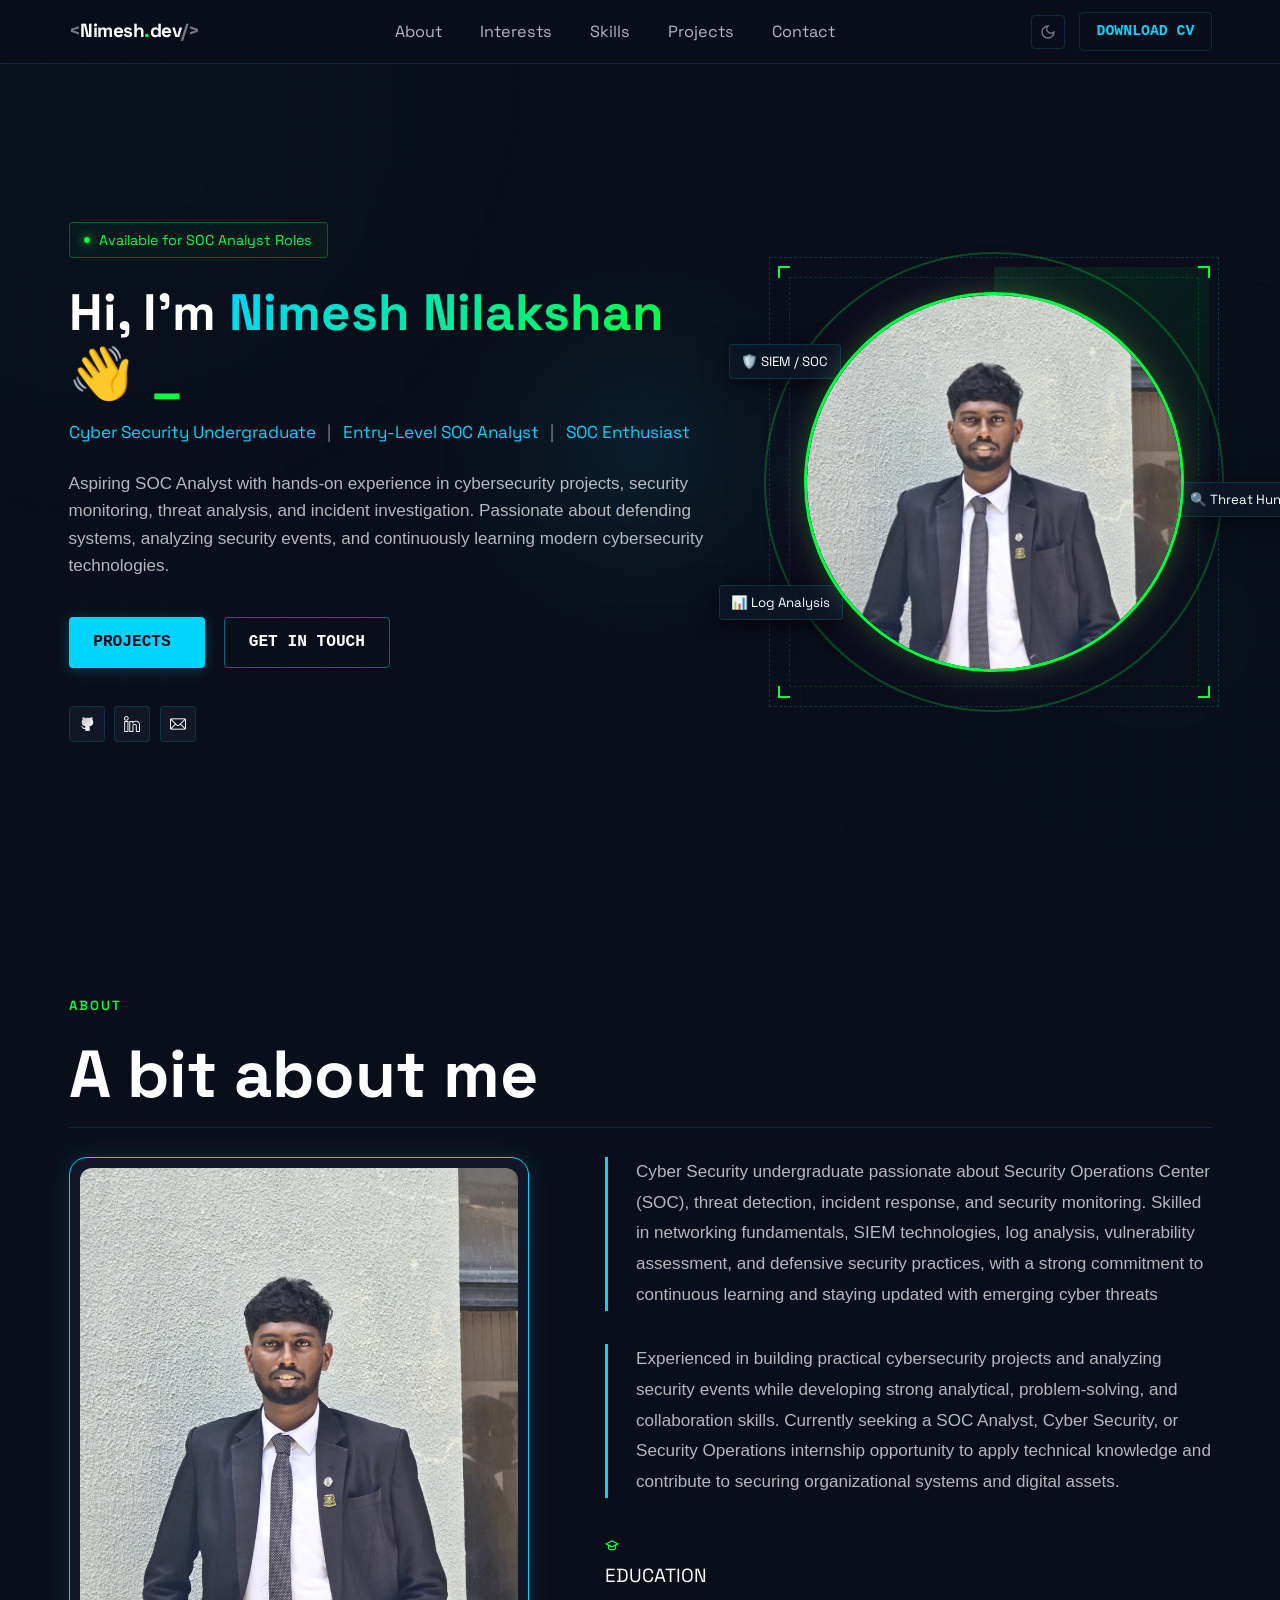
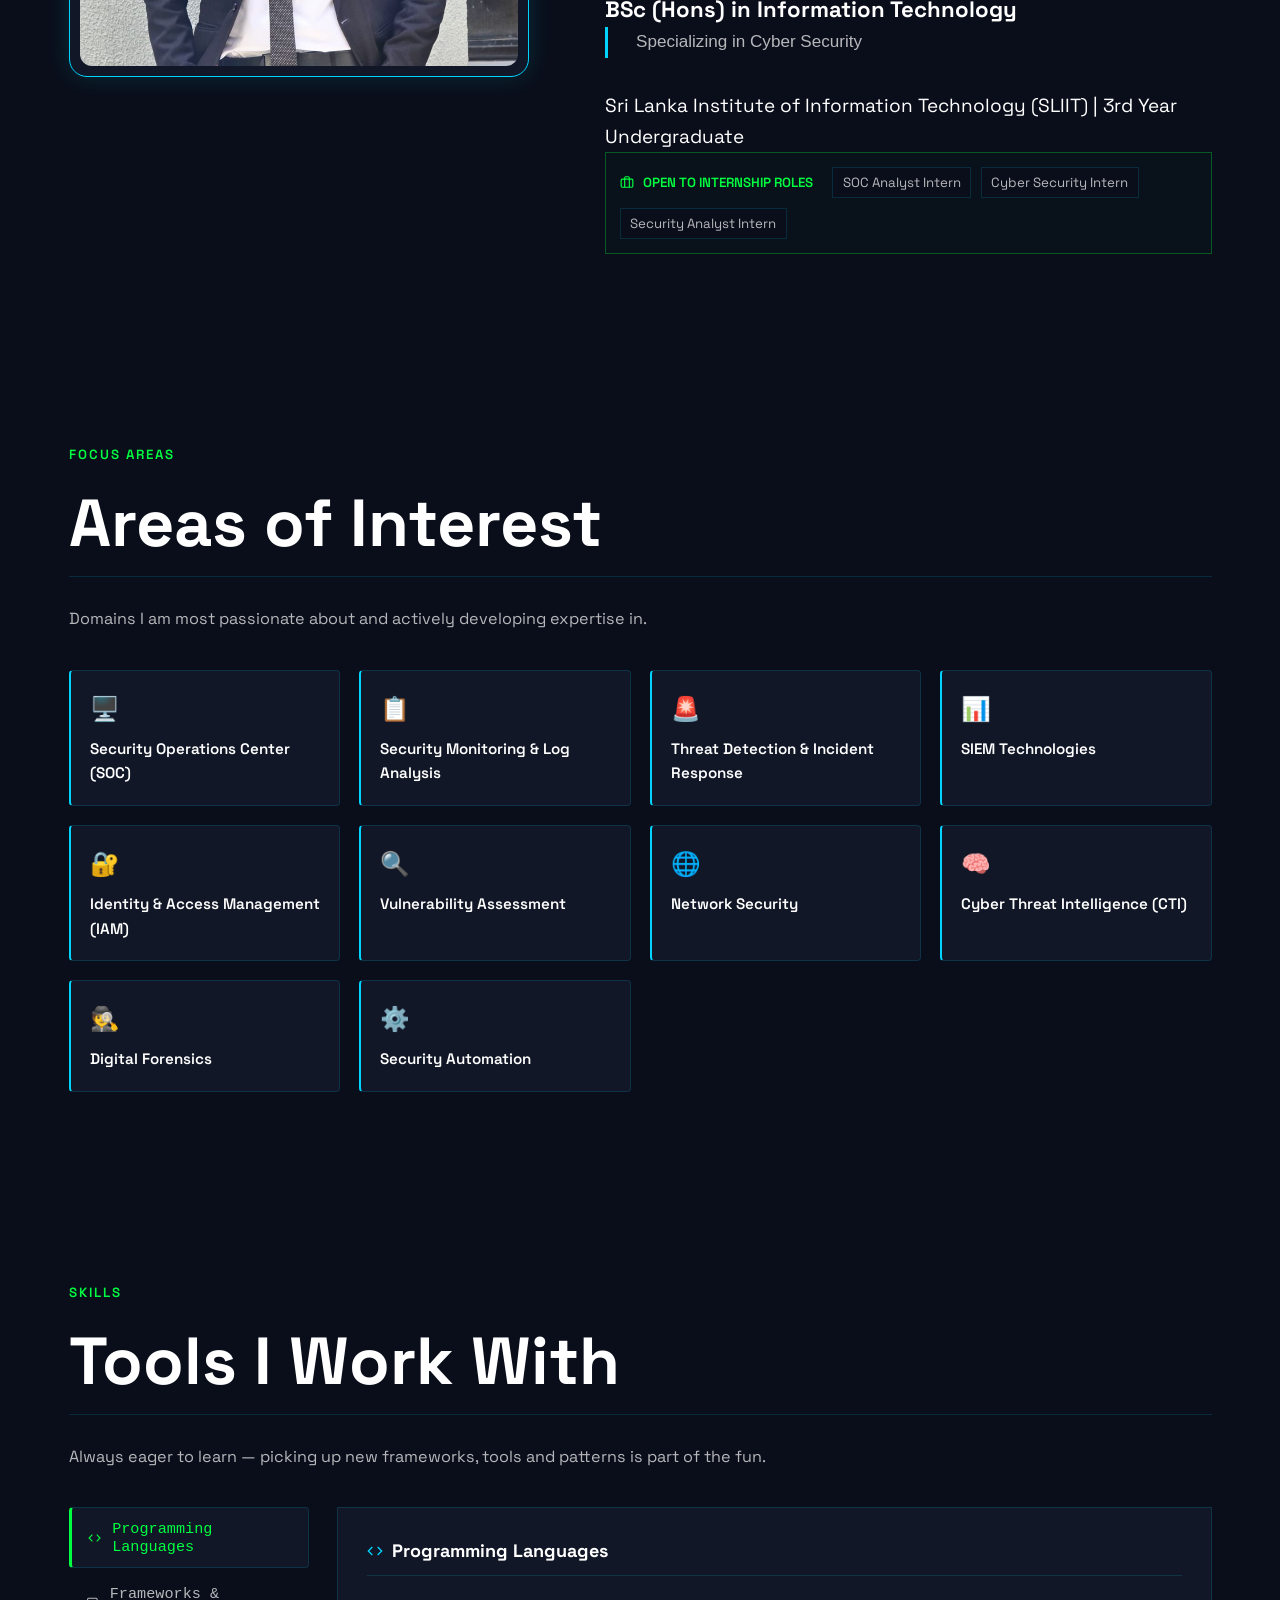
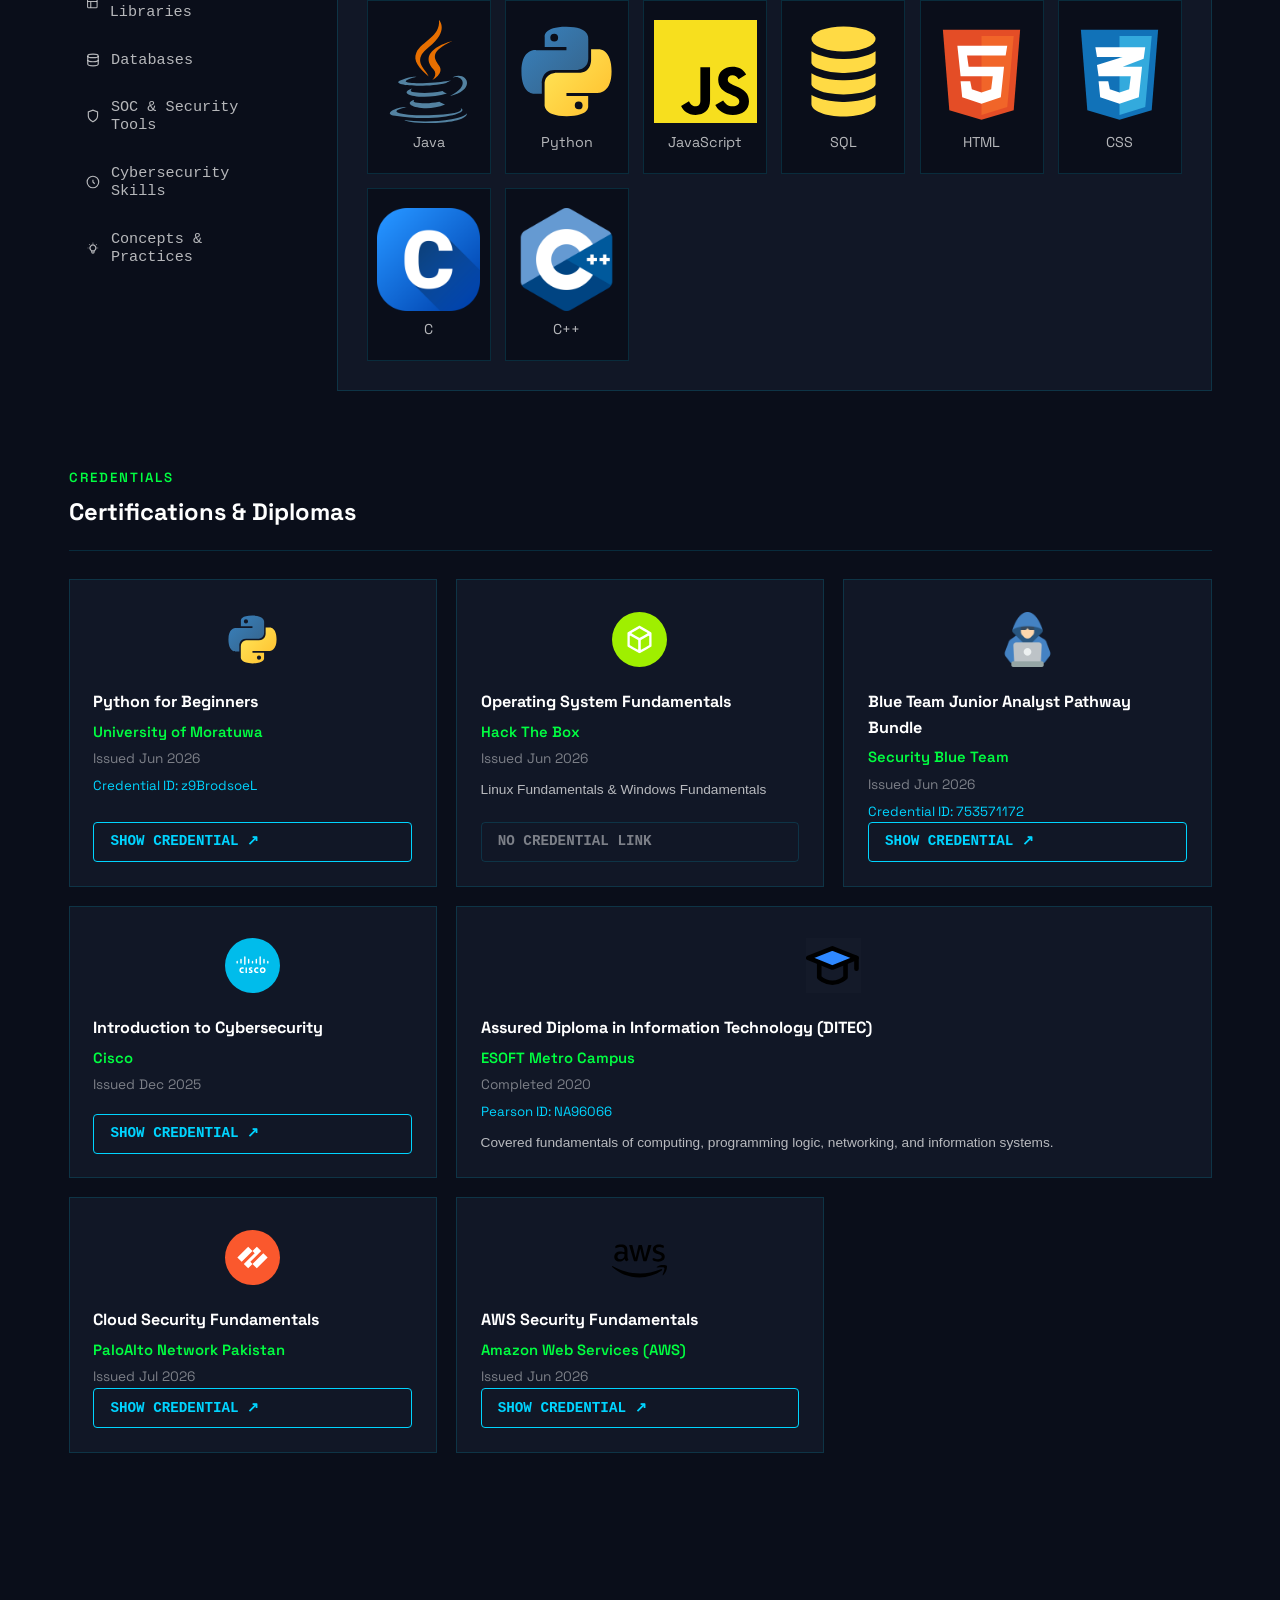
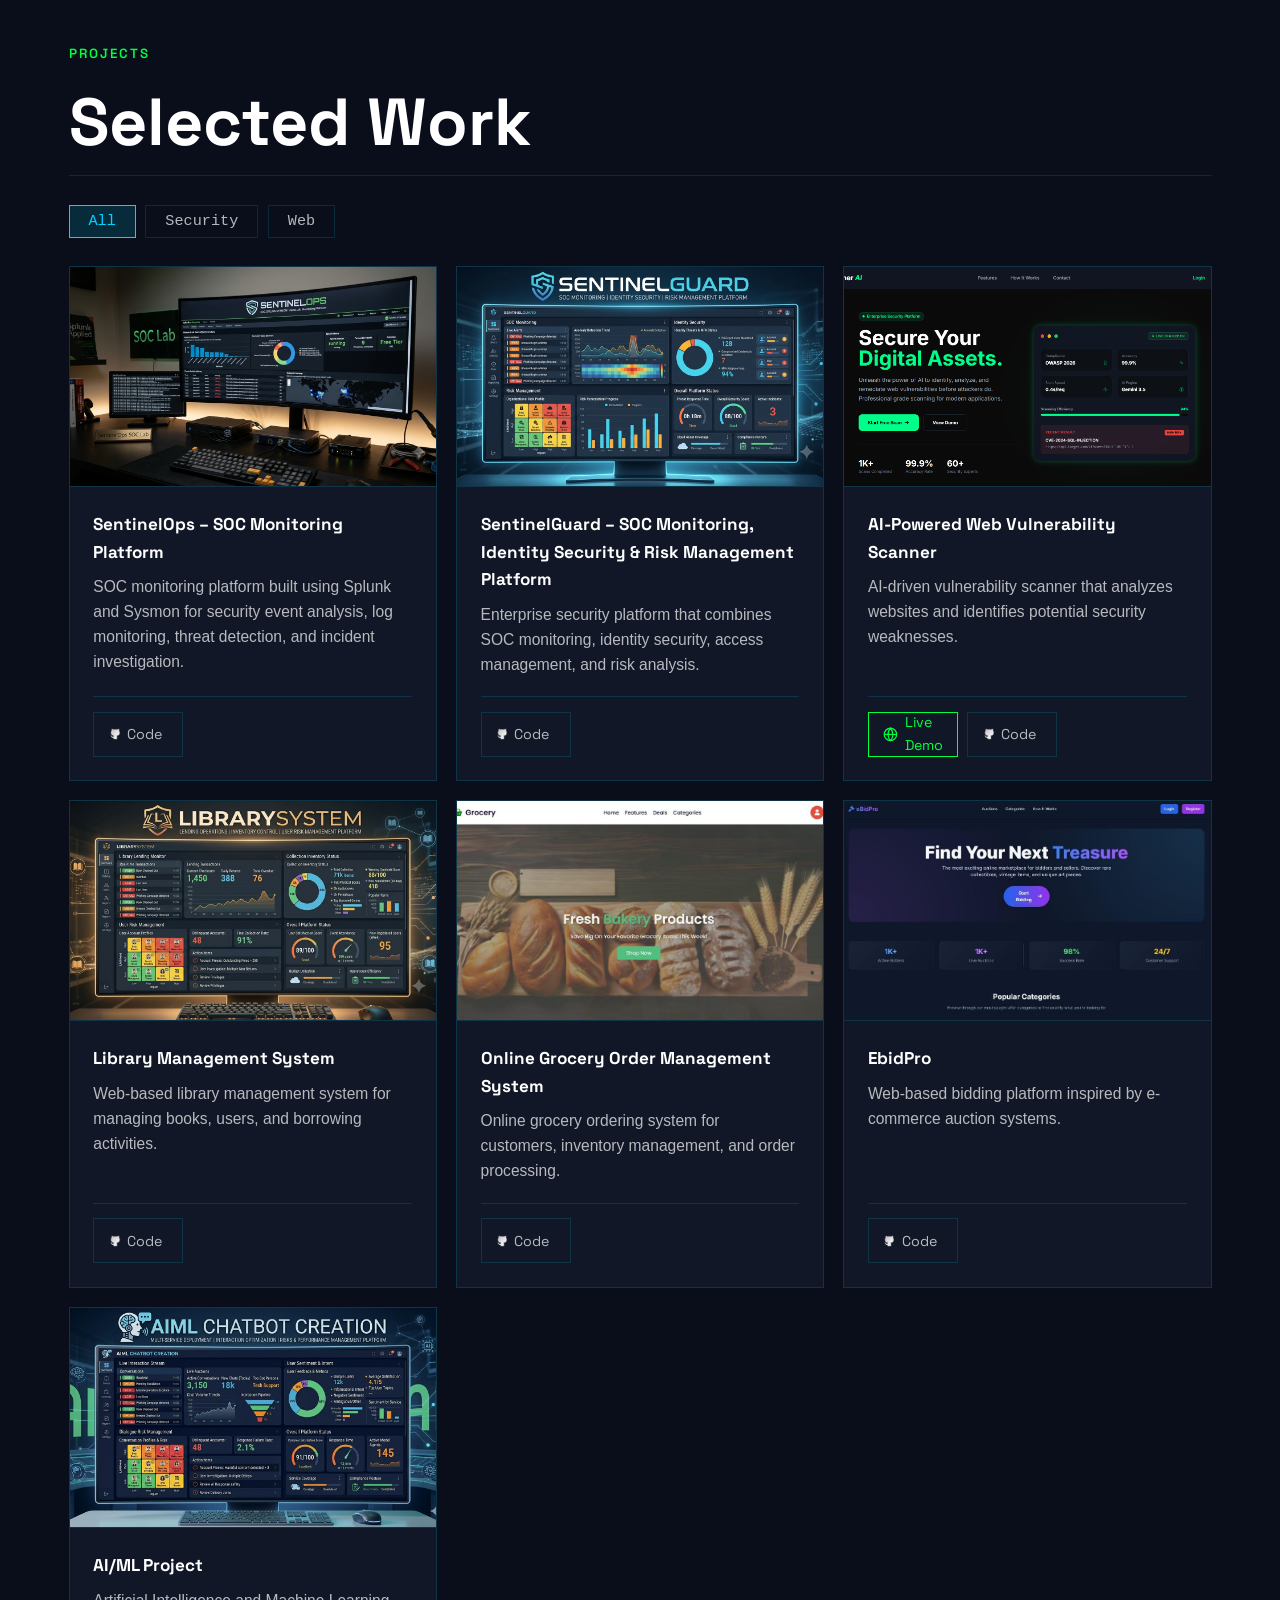
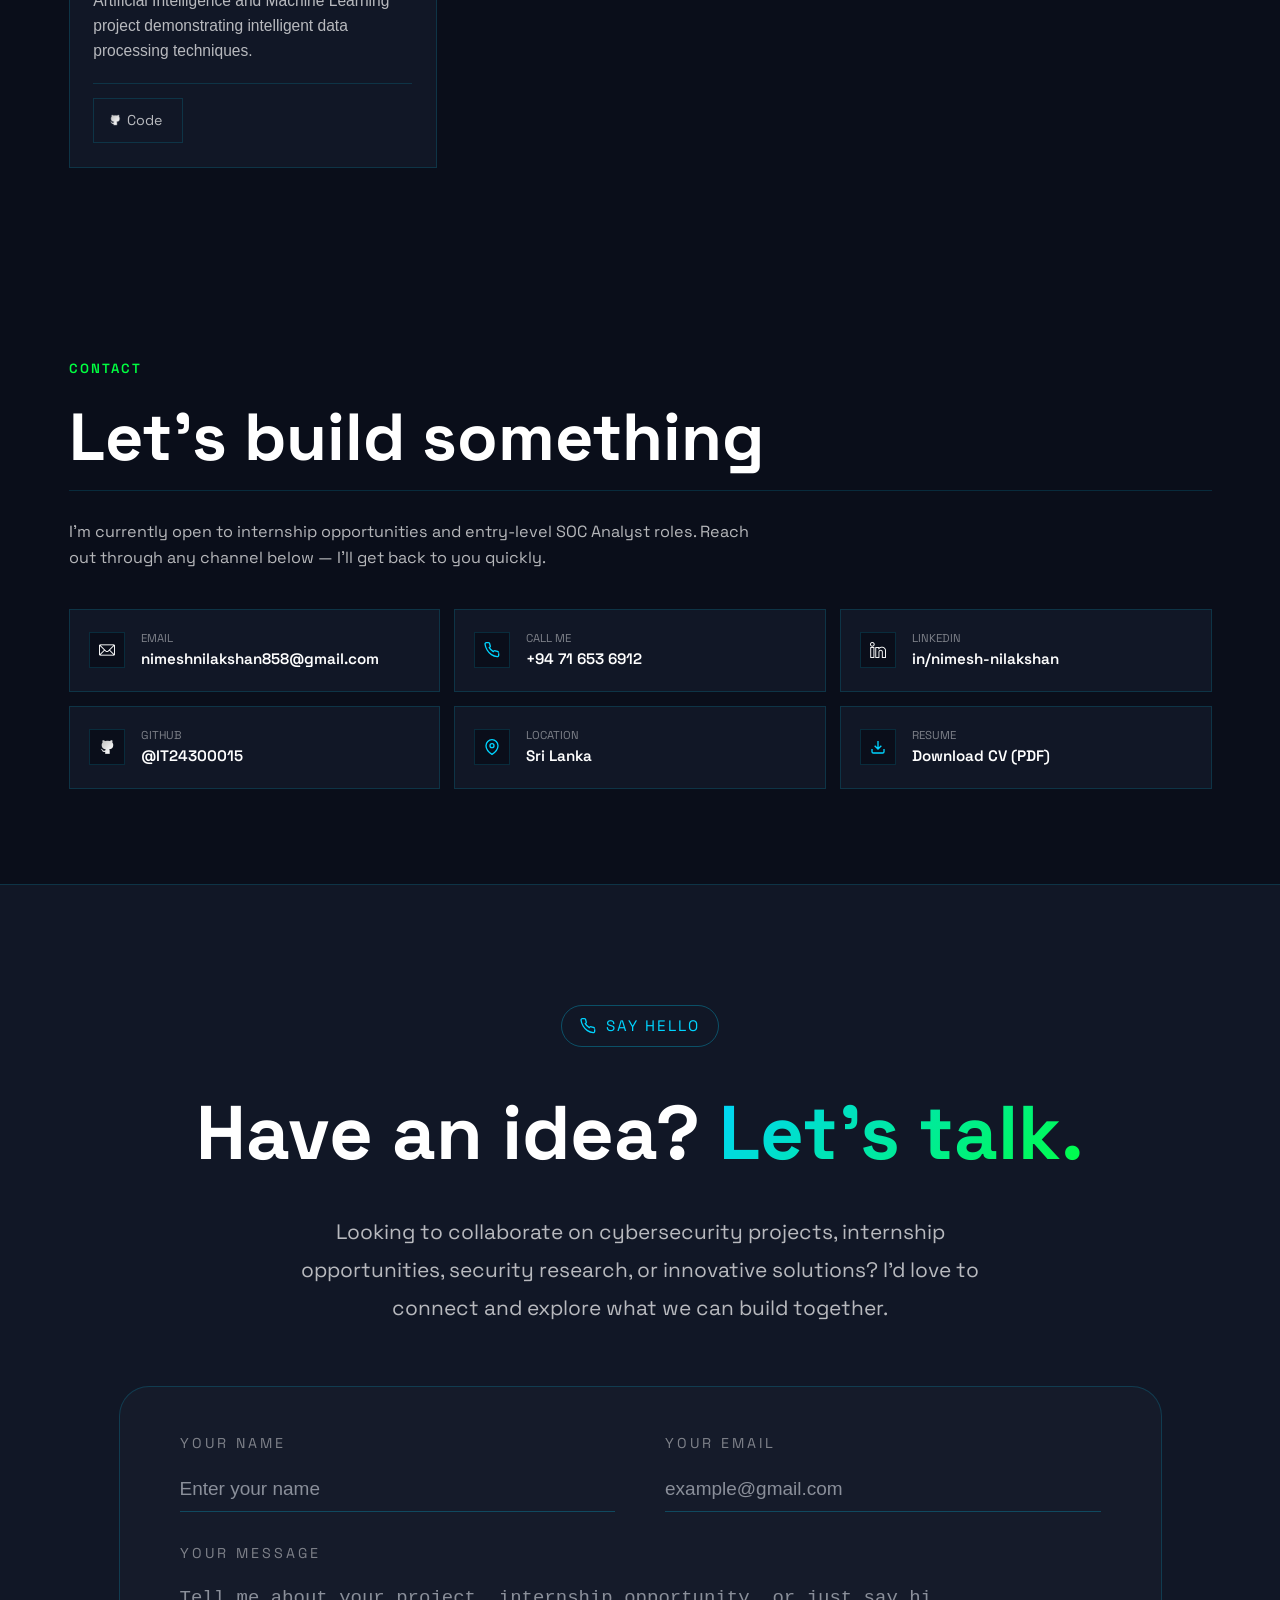
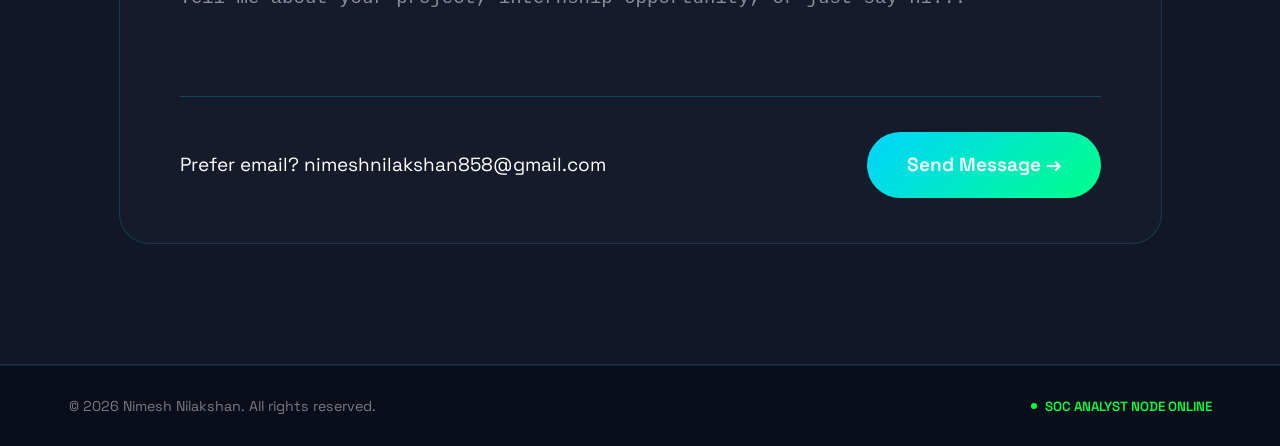
<file: index.html>
<!DOCTYPE html>
<html lang="en" data-theme="dark">

<head>
    <meta charset="UTF-8" />
    <meta name="viewport" content="width=device-width, initial-scale=1.0" />
    <title>Nimesh Nilakshan | SOC Analyst Portfolio</title>
    <meta name="description"
        content="Cybersecurity Undergraduate & Aspiring SOC Analyst. Hands-on experience in SIEM, threat detection, log analysis, and incident response. Based in Sri Lanka." />
    <link rel="preconnect" href="https://fonts.googleapis.com" />
    <link rel="preconnect" href="https://fonts.gstatic.com" crossorigin />
    <link
        href="https://fonts.googleapis.com/css2?family=Space+Grotesk:wght@300;400;500;600;700&display=swap" rel="stylesheet"
        rel="stylesheet" />
    <link rel="stylesheet" href="style.css" />
    <link rel="stylesheet" href="animation.css">
</head>

<body>

    <!-- Animated Background Blobs -->
    <div class="bg-blob blob-1"></div>
    <div class="bg-blob blob-2"></div>
    <div class="bg-blob blob-3"></div>
    <div class="grid-overlay"></div>

    <!-- ═══════════════════════════════════════ NAVBAR ═══════════════════════════════════════ -->
    <header class="navbar" id="navbar">
        <div class="nav-container">
            <a href="#hero" class="nav-brand">
                <span class="brand-lt">&lt;</span>Nimesh<span class="brand-accent">.</span>dev<span
                    class="brand-lt">/&gt;</span>
            </a>

            <nav class="nav-links" id="navLinks">
                <a href="#about" class="nav-link" data-section="about">About</a>
                <a href="#interests" class="nav-link" data-section="interests">Interests</a>
                <a href="#skills" class="nav-link" data-section="skills">Skills</a>
                <a href="#projects" class="nav-link" data-section="projects">Projects</a>
                <a href="#contact" class="nav-link" data-section="contact">Contact</a>
            </nav>

            <div class="nav-right">
                <button class="theme-btn" id="themeBtn" aria-label="Toggle theme">
                    <svg class="sun-icon" viewBox="0 0 24 24" fill="none" stroke="currentColor" stroke-width="2">
                        <circle cx="12" cy="12" r="4" />
                        <path
                            d="M12 2v2M12 20v2M4.93 4.93l1.41 1.41M17.66 17.66l1.41 1.41M2 12h2M20 12h2M6.34 17.66l-1.41 1.41M19.07 4.93l-1.41 1.41" />
                    </svg>
                    <svg class="moon-icon" viewBox="0 0 24 24" fill="none" stroke="currentColor" stroke-width="2">
                        <path d="M12 3a6 6 0 0 0 9 9 9 9 0 1 1-9-9Z" />
                    </svg>
                </button>
                <a href="#" class="btn btn-sm btn-outline">Download CV</a>
                <button class="hamburger" id="hamburger" aria-label="Toggle menu">
                    <span></span><span></span><span></span>
                </button>
            </div>
        </div>
    </header>

    <main>

        <!-- ═══════════════════════════════════════ HERO ═══════════════════════════════════════ -->
        <section class="hero-section" id="hero">
            <div class="container hero-grid">

                <div class="hero-text reveal-left">
                    <div class="badge-pill">
                        <span class="pulse-dot"></span>
                        <span>Available for SOC Analyst Roles</span>
                    </div>

                    <h1 class="hero-heading">
                        Hi, I'm <span class="gradient-text">Nimesh Nilakshan</span> <span class="wave-emoji">👋</span>
                    </h1>

                    <p class="hero-tagline">
                        Cyber Security Undergraduate&nbsp;<span class="sep">|</span>&nbsp;Entry-Level SOC
                        Analyst&nbsp;<span class="sep">|</span>&nbsp;SOC Enthusiast
                    </p>

                    <p class="hero-desc">
                        Aspiring SOC Analyst with hands-on experience in cybersecurity projects, security monitoring,
                        threat analysis, and incident investigation. Passionate about defending systems, analyzing
                        security events, and continuously learning modern cybersecurity technologies.
                    </p>

                    <div class="hero-btns">
                        <a href="#projects" class="btn btn-primary">
                            Projects
                            <svg viewBox="0 0 24 24" fill="none" stroke="currentColor" stroke-width="2">
                                <path d="M5 12h14M12 5l7 7-7 7" />
                            </svg>
                        </a>
                        <a href="#contact" class="btn btn-ghost">Get In Touch</a>
                    </div>

                    <div class="hero-socials">
                        <a href="https://github.com/IT24300015" target="_blank" rel="noopener" class="social-pill"
                            aria-label="GitHub">
                            <img src="client/public/github.png" alt="GitHub" />
                        </a>
                        <a href="https://linkedin.com" target="_blank" rel="noopener" class="social-pill"
                            aria-label="LinkedIn">
                            <img src="client/public/linkedin.png" alt="LinkedIn" />
                        </a>
                        <a href="mailto:nimesh@example.com" class="social-pill" aria-label="Email">
                            <img src="client/public/mail.png" alt="Email" />
                        </a>
                    </div>
                </div>

                <div class="hero-visual reveal-right">
                    <div class="avatar-frame">
                        <div class="scanner-ring ring-outer"></div>
                        <div class="scanner-ring ring-inner"></div>
                        <div class="radar-sweep"></div>
                        <div class="corner-bracket tl"></div>
                        <div class="corner-bracket tr"></div>
                        <div class="corner-bracket bl"></div>
                        <div class="corner-bracket br"></div>
                        <div class="avatar-img-wrap">
                            <img src="client/public/profile.jpg" alt="Nimesh Nilakshan" class="avatar-img" />
                        </div>
                    </div>
                    <!-- Floating badge chips -->
                    <div class="float-chip chip-1">🛡️ SIEM / SOC</div>
                    <div class="float-chip chip-2">🔍 Threat Hunting</div>
                    <div class="float-chip chip-3">📊 Log Analysis</div>
                </div>

            </div>
        </section>

        <!-- ═══════════════════════════════════════ ABOUT ═══════════════════════════════════════ -->
        <section class="section about-section" id="about">
            <div class="container">
                <div class="section-label">ABOUT</div>
                <h2 class="section-title">A bit about me</h2>
                <div class="section-divider"></div>

                <div class="about-grid reveal-up">
                    <div class="about-img-col">
                        <div class="about-img-frame">
                            <img src="client/public/profile.jpg" alt="Nimesh Nilakshan" />
                            <div class="about-img-glow"></div>
                        </div>
                    </div>

                    <div class="about-text-col">
                        <p>Cyber Security undergraduate passionate about Security Operations Center (SOC), threat detection, incident response, and security monitoring. Skilled in networking fundamentals, SIEM technologies, log analysis, vulnerability assessment, and defensive security practices, with a strong commitment to continuous learning and staying updated with emerging cyber threats</p>

                        <p>Experienced in building practical cybersecurity projects and analyzing security events while developing strong analytical, problem-solving, and collaboration skills. Currently seeking a SOC Analyst, Cyber Security, or Security Operations internship opportunity to apply technical knowledge and contribute to securing organizational systems and digital assets.</p>

                        <div class="education-card">

    <span class="open-icon">
        <svg viewBox="0 0 24 24" fill="none"
            stroke="currentColor" stroke-width="2">
            <path d="M22 10L12 5 2 10l10 5 10-5z"/>
            <path d="M6 12v5c0 1.5 3 3 6 3s6-1.5 6-3v-5"/>
        </svg>
    </span>
    <div>
        <span class="education-label"> EDUCATION</span>
        <h3>BSc (Hons) in Information Technology</h3>
        <p>Specializing in Cyber Security</p>
        <span class="education-info">
            Sri Lanka Institute of Information Technology (SLIIT)
            | 3rd Year Undergraduate
        </span>
    </div>
</div>
                        <div class="open-to-bar">
                            <span class="open-icon">
                                <svg viewBox="0 0 24 24" fill="none" stroke="currentColor" stroke-width="2">
                                    <rect x="2" y="7" width="20" height="14" rx="2" />
                                    <path d="M16 21V5a2 2 0 0 0-2-2h-4a2 2 0 0 0-2 2v16" />
                                </svg>
                            </span>
                            <span class="open-label">OPEN TO INTERNSHIP ROLES</span>
                            <span class="open-tag">SOC Analyst Intern</span>
                            <span class="open-tag">Cyber Security Intern</span>
                            <span class="open-tag">Security Analyst Intern</span>
                        </div>
                    </div>
                </div>
            </div>
        </section>

        <!-- ═══════════════════════════════════════ AREAS OF INTEREST ═══════════════════════════════════════ -->
        <section class="section interests-section" id="interests">
            <div class="container">
                <div class="section-label">FOCUS AREAS</div>
                <h2 class="section-title">Areas of Interest</h2>
                <div class="section-divider"></div>
                <p class="section-subtitle">Domains I am most passionate about and actively developing expertise in.</p>

                <div class="interests-grid reveal-up">
                    <div class="interest-card">
                        <div class="interest-icon">🖥️</div>
                        <h3>Security Operations Center (SOC)</h3>
                    </div>
                    <div class="interest-card">
                        <div class="interest-icon">📋</div>
                        <h3>Security Monitoring &amp; Log Analysis</h3>
                    </div>
                    <div class="interest-card">
                        <div class="interest-icon">🚨</div>
                        <h3>Threat Detection &amp; Incident Response</h3>
                    </div>
                    <div class="interest-card">
                        <div class="interest-icon">📊</div>
                        <h3>SIEM Technologies</h3>
                    </div>
                    <div class="interest-card">
                        <div class="interest-icon">🔐</div>
                        <h3>Identity &amp; Access Management (IAM)</h3>
                    </div>
                    <div class="interest-card">
                        <div class="interest-icon">🔍</div>
                        <h3>Vulnerability Assessment</h3>
                    </div>
                    <div class="interest-card">
                        <div class="interest-icon">🌐</div>
                        <h3>Network Security</h3>
                    </div>
                    <div class="interest-card">
                        <div class="interest-icon">🧠</div>
                        <h3>Cyber Threat Intelligence (CTI)</h3>
                    </div>
                    <div class="interest-card">
                        <div class="interest-icon">🕵️</div>
                        <h3>Digital Forensics</h3>
                    </div>
                    <div class="interest-card">
                        <div class="interest-icon">⚙️</div>
                        <h3>Security Automation</h3>
                    </div>
                </div>
            </div>
        </section>

        <!-- ═══════════════════════════════════════ SKILLS ═══════════════════════════════════════ -->
        <section class="section skills-section" id="skills">
            <div class="container">
                <div class="section-label">SKILLS</div>
                <h2 class="section-title">Tools I Work With</h2>
                <div class="section-divider"></div>
                <p class="section-subtitle">Always eager to learn — picking up new frameworks, tools and patterns is
                    part of the fun.</p>

                <div class="skills-layout reveal-up">
                    <!-- Sidebar -->
                    <nav class="skills-sidebar" id="skillsSidebar">
                        <button class="skill-tab active" data-tab="languages">
                            <svg viewBox="0 0 24 24" fill="none" stroke="currentColor" stroke-width="2">
                                <polyline points="16 18 22 12 16 6" />
                                <polyline points="8 6 2 12 8 18" />
                            </svg>
                            Programming Languages
                        </button>
                        <button class="skill-tab" data-tab="frameworks">
                            <svg viewBox="0 0 24 24" fill="none" stroke="currentColor" stroke-width="2">
                                <rect x="3" y="3" width="18" height="18" rx="2" />
                                <path d="M3 9h18M9 21V9" />
                            </svg>
                            Frameworks &amp; Libraries
                        </button>
                        <button class="skill-tab" data-tab="databases">
                            <svg viewBox="0 0 24 24" fill="none" stroke="currentColor" stroke-width="2">
                                <ellipse cx="12" cy="5" rx="9" ry="3" />
                                <path d="M21 12c0 1.66-4 3-9 3s-9-1.34-9-3" />
                                <path d="M3 5v14c0 1.66 4 3 9 3s9-1.34 9-3V5" />
                            </svg>
                            Databases
                        </button>
                        <button class="skill-tab" data-tab="soc">
                            <svg viewBox="0 0 24 24" fill="none" stroke="currentColor" stroke-width="2">
                                <path d="M12 22s8-4 8-10V5l-8-3-8 3v7c0 6 8 10 8 10z" />
                            </svg>
                            SOC &amp; Security Tools
                        </button>
                        <button class="skill-tab" data-tab="cyber">
                            <svg viewBox="0 0 24 24" fill="none" stroke="currentColor" stroke-width="2">
                                <circle cx="12" cy="12" r="10" />
                                <path d="M12 8v4l3 3" />
                            </svg>
                            Cybersecurity Skills
                        </button>
                        <button class="skill-tab" data-tab="concepts">
                            <svg viewBox="0 0 24 24" fill="none" stroke="currentColor" stroke-width="2">
                                <path
                                    d="M9.663 17h4.673M12 3v1m6.364 1.636-.707.707M21 12h-1M4 12H3m3.343-5.657-.707-.707m2.828 9.9a5 5 0 1 1 7.072 0l-.548.547A3.374 3.374 0 0 0 14 18.469V19a2 2 0 1 1-4 0v-.531c0-.895-.356-1.754-.988-2.386l-.548-.547z" />
                            </svg>
                            Concepts &amp; Practices
                        </button>
                    </nav>

                    <!-- Panels -->
                    <div class="skills-panel-area">

                        <!-- Programming Languages -->
                        <div class="skill-panel active" id="tab-languages">
                            <div class="panel-heading">
                                <svg viewBox="0 0 24 24" fill="none" stroke="currentColor" stroke-width="2">
                                    <polyline points="16 18 22 12 16 6" />
                                    <polyline points="8 6 2 12 8 18" />
                                </svg>
                                <h3>Programming Languages</h3>
                            </div>
                            <div class="tools-grid">
                                <div class="tool-card">
                                   <img src="./client/public/java.svg" alt="Java">
                                    <span>Java</span>
                                </div>
                                <div class="tool-card">
                                    <img src="./client/public/python.svg" alt="Python">
                                    <span>Python</span>
                                </div>
                                <div class="tool-card">
                                    <img src="./client/public/javascript.svg" alt="JavaScript">
                                    <span>JavaScript</span>
                                </div>
                                <div class="tool-card">
                                    <img src="./client/public/sql.svg" alt="SQL">
                                    <span>SQL</span>
                                </div>
                                <div class="tool-card">
                                    <img src="./client/public/html.svg" alt="HTML">
                                    <span>HTML</span>
                                </div>
                                <div class="tool-card">
                                    <img src="./client/public/css.svg" alt="CSS">
                                    <span>CSS</span>
                                </div>
                                <div class="tool-card">
                                    <img src="./client/public/c.png" alt="C">
                                    <span>C</span>
                                </div>
                                <div class="tool-card">
                                    <img src="./client/public/c++.png" alt="C++">
                                    <span>C++</span>
                                </div>
                            </div>
                        </div>

                        <!-- Frameworks & Libraries -->
                        <div class="skill-panel" id="tab-frameworks">
                            <div class="panel-heading">
                                <svg viewBox="0 0 24 24" fill="none" stroke="currentColor" stroke-width="2">
                                    <rect x="3" y="3" width="18" height="18" rx="2" />
                                    <path d="M3 9h18M9 21V9" />
                                </svg>
                                <h3>Frameworks &amp; Libraries</h3>
                            </div>
                            <div class="tools-grid">
                                <div class="tool-card">
                                    <img src="./client/public/react.svg" alt="React">
                                    <span>React</span>
                                </div>
                                <div class="tool-card">
                                    <img src="./client/public/nodejs.svg" alt="Node.js">
                                    <span>Node.js</span>
                                </div>
                                <div class="tool-card">
                                    <img src="./client/public/spring.svg" alt="Spring Boot">
                                    <span>Spring Boot</span>
                                </div>
                                <div class="tool-card">
                                    <img src="./client/public/tailwind.svg" alt="Tailwind CSS">
                                    <span>Tailwind CSS</span>
                                </div>
                            </div>
                        </div>

                        <!-- Databases -->
                        <div class="skill-panel" id="tab-databases">
                            <div class="panel-heading">
                                <svg viewBox="0 0 24 24" fill="none" stroke="currentColor" stroke-width="2">
                                    <ellipse cx="12" cy="5" rx="9" ry="3" />
                                    <path d="M21 12c0 1.66-4 3-9 3s-9-1.34-9-3" />
                                    <path d="M3 5v14c0 1.66 4 3 9 3s9-1.34 9-3V5" />
                                </svg>
                                <h3>Databases</h3>
                            </div>
                            <div class="tools-grid">
                                <div class="tool-card">
                                    <img src="./client/public/mysql.svg" alt="MySQL">
                                    <span>MySQL</span>
                                </div>
                                <div class="tool-card">
                                    <img src="./client/public/microsoft sql server.svg" alt="Microsoft SQL Server">
                                    <span>Microsoft SQL Server</span>
                                </div>
                                <div class="tool-card">
                                    <img src="./client/public/postgresql.svg" alt="PostgreSQL">
                                    <span>PostgreSQL</span>
                                </div>
                            </div>
                        </div>

                        <!-- SOC & Security Tools -->
                        <div class="skill-panel" id="tab-soc">
                            <div class="panel-heading">
                                <svg viewBox="0 0 24 24" fill="none" stroke="currentColor" stroke-width="2">
                                    <path d="M12 22s8-4 8-10V5l-8-3-8 3v7c0 6 8 10 8 10z" />
                                </svg>
                                <h3>SOC &amp; Security Tools</h3>
                            </div>
                            <div class="tools-grid">
                                <div class="tool-card">
                                    <div class="tool-icon sec-splunk">📊</div>
                                    <span>Splunk Enterprise</span>
                                </div>
                                <div class="tool-card">
                                    <div class="tool-icon sec-sysmon">🔬</div>
                                    <span>Sysmon</span>
                                </div>
                                <div class="tool-card">
                                    <div class="tool-icon sec-wireshark">🦈</div>
                                    <span>Wireshark</span>
                                </div>
                                <div class="tool-card">
                                    <div class="tool-icon sec-tcp">📡</div>
                                    <span>TCPDump</span>
                                </div>
                                <div class="tool-card">
                                    <div class="tool-icon sec-kali">🐉</div>
                                    <span>Kali Linux</span>
                                </div>
                                <div class="tool-card">
                                    <div class="tool-icon sec-john">🔓</div>
                                    <span>John the Ripper</span>
                                </div>
                                <div class="tool-card">
                                    <div class="tool-icon sec-ps">💻</div>
                                    <span>PowerShell</span>
                                </div>
                                <div class="tool-card">
                                    <div class="tool-icon sec-evtx">🪟</div>
                                    <span>Windows Event Viewer</span>
                                </div>
                            </div>
                        </div>

                        <!-- Cybersecurity Skills (no icons) -->
                        <div class="skill-panel" id="tab-cyber">
                            <div class="panel-heading">
                                <svg viewBox="0 0 24 24" fill="none" stroke="currentColor" stroke-width="2">
                                    <circle cx="12" cy="12" r="10" />
                                    <path d="M12 8v4l3 3" />
                                </svg>
                                <h3>Cybersecurity Skills</h3>
                            </div>
                            <div class="tags-grid">
                                <span class="skill-tag">Security Monitoring</span>
                                <span class="skill-tag">Threat Detection</span>
                                <span class="skill-tag">Threat Hunting</span>
                                <span class="skill-tag">IOC Analysis (Intermediate)</span>
                                <span class="skill-tag">Incident Investigation</span>
                                <span class="skill-tag">Incident Reporting</span>
                                <span class="skill-tag">Vulnerability Scanning</span>
                                <span class="skill-tag">Security Event Analysis</span>
                                <span class="skill-tag">Network Security (Intermediate)</span>
                                <span class="skill-tag">Risk Assessment</span>
                                <span class="skill-tag">Access Control</span>
                            </div>
                        </div>

                        <!-- Concepts & Practices (no icons) -->
                        <div class="skill-panel" id="tab-concepts">
                            <div class="panel-heading">
                                <svg viewBox="0 0 24 24" fill="none" stroke="currentColor" stroke-width="2">
                                    <path
                                        d="M9.663 17h4.673M12 3v1m6.364 1.636-.707.707M21 12h-1M4 12H3m3.343-5.657-.707-.707m2.828 9.9a5 5 0 1 1 7.072 0l-.548.547A3.374 3.374 0 0 0 14 18.469V19a2 2 0 1 1-4 0v-.531c0-.895-.356-1.754-.988-2.386l-.548-.547z" />
                                </svg>
                                <h3>Concepts &amp; Practices</h3>
                            </div>
                            <div class="tags-grid">
                                <span class="skill-tag">SIEM</span>
                                <span class="skill-tag">Windows Event Logs</span>
                                <span class="skill-tag">Shell Scripting</span>
                                <span class="skill-tag">System Administration</span>
                                <span class="skill-tag">RESTful API Design</span>
                                <span class="skill-tag">JWT Authentication</span>
                                <span class="skill-tag">Docker</span>
                                <span class="skill-tag">Agile</span>
                                <span class="skill-tag">SDLC</span>
                            </div>
                        </div>

                    </div><!-- /skills-panel-area -->
                </div><!-- /skills-layout -->

                <!-- ─── CERTIFICATIONS ─── -->
                <div class="certs-wrap">
                    <div class="section-label" style="margin-top:4rem;">CREDENTIALS</div>
                    <h3 class="certs-heading">Certifications &amp; Diplomas</h3>
                    <div class="section-divider"></div>

                    <div class="certs-grid reveal-up">

                        <!-- Cert 1 -->
                        <div class="cert-card">
                            <div class="cert-icon"><img src="./client/public/python.svg" alt="python"></div>
                            <div class="cert-body">
                                <h4 class="cert-title">Python for Beginners</h4>
                                <p class="cert-org">University of Moratuwa</p>
                                <p class="cert-meta">Issued Jun 2026</p>
                                <p class="cert-id">Credential ID: z9BrodsoeL</p>
                            </div>
                            <a href="https://open.uom.lk/lms/mod/customcert/verify_certificate.php" target="_blank"
                                rel="noopener" class="btn btn-cert">Show Credential ↗</a>
                        </div>

                        <!-- Cert 2 -->
                        <div class="cert-card">
                            <div class="cert-icon"><img src="./client/public/hack the box.svg" alt="hackthebox"></div>
                            <div class="cert-body">
                                <h4 class="cert-title">Operating System Fundamentals</h4>
                                <p class="cert-org">Hack The Box</p>
                                <p class="cert-meta">Issued Jun 2026</p>
                                <p class="cert-note">Linux Fundamentals &amp; Windows Fundamentals</p>
                            </div>
                            <span class="btn btn-cert btn-cert-na">No Credential Link</span>
                        </div>

                        <!-- Cert 3 -->
                        <div class="cert-card">
                            <div class="cert-icon"><img src="./client/public/hacker.png" alt="hacker"></div>
                            <div class="cert-body">
                                <h4 class="cert-title">Blue Team Junior Analyst Pathway Bundle</h4>
                                <p class="cert-org">Security Blue Team</p>
                                <p class="cert-meta">Issued Jun 2026</p>
                                <p class="cert-id">Credential ID: 753571172</p>
                            </div>
                            <a href="https://elearning.centri.org/login" target="_blank" rel="noopener"
                                class="btn btn-cert">Show Credential ↗</a>
                        </div>

                        <!-- Cert 4 -->
                        <div class="cert-card">
                            <div class="cert-icon"><img src="./client/public/cisco.svg" alt="cisco"></div>
                            <div class="cert-body">
                                <h4 class="cert-title">Introduction to Cybersecurity</h4>
                                <p class="cert-org">Cisco</p>
                                <p class="cert-meta">Issued Dec 2025</p>
                            </div>
                            <a href="https://www.credly.com/badges/5a985ff7-1196-4618-8143-bab5b51dd28c/linked_in_profile"
                                target="_blank" rel="noopener" class="btn btn-cert">Show Credential ↗</a>
                        </div>

                        <!-- Cert 5 -->
                        <div class="cert-card cert-card-wide">
                            <div class="cert-icon"><img src="./client/public/degree.svg" alt="ditec"></div>
                            <div class="cert-body">
                                <h4 class="cert-title">Assured Diploma in Information Technology (DITEC)</h4>
                                <p class="cert-org">ESOFT Metro Campus</p>
                                <p class="cert-meta">Completed 2020</p>
                                <p class="cert-id">Pearson ID: NA96066</p>
                                <p class="cert-note">Covered fundamentals of computing, programming logic, networking,
                                    and information systems.</p>
                    </div>
                    <!-- /certs-grid -->
                </div>

                        <!-- Cert 6 -->
                        <div class="cert-card">
                            <div class="cert-icon"><img src="./client/public/palo alto networks.svg" alt="hacker"></div>
                            <div class="cert-body">
                                <h4 class="cert-title">Cloud Security Fundamentals</h4>
                                <p class="cert-org">PaloAlto Network Pakistan</p>
                                <p class="cert-meta">Issued Jul 2026</p>
                            </div>
                            <a href="https://learn.paloaltonetworks.com/learn/courses/12439/palo-alto-networks-academy-cloud-security-fundamentals" target="_blank" rel="noopener"
                                class="btn btn-cert">Show Credential ↗</a>
                        </div>

                         <!-- Cert 7 -->
                        <div class="cert-card">
                            <div class="cert-icon"><img src="./client/public/aws.svg" alt="hacker"></div>
                            <div class="cert-body">
                                <h4 class="cert-title">AWS Security Fundamentals</h4>
                                <p class="cert-org">Amazon Web Services (AWS)</p>
                                <p class="cert-meta">Issued Jun 2026</p>
                            </div>
                            <a href="https://skillbuilder.aws/5b43015d-8b62-4a1b-bb26-8ff9c37560f6" target="_blank" rel="noopener"
                                class="btn btn-cert">Show Credential ↗</a>
                        </div>
            </div>
        </section>

        <!-- ═══════════════════════════════════════ PROJECTS ═══════════════════════════════════════ -->
        <section class="section projects-section" id="projects">
            <div class="container">
                <div class="section-label">PROJECTS</div>
                <h2 class="section-title">Selected Work</h2>
                <div class="section-divider"></div>

                <!-- Filter Tabs -->
                <div class="proj-filters reveal-up">
                    <button class="proj-filter active" data-filter="all">All</button>
                    <button class="proj-filter" data-filter="security">Security</button>
                    <button class="proj-filter" data-filter="web">Web</button>
                </div>

                <!-- Projects Grid -->
                <div class="projects-grid reveal-up" id="projectsGrid">

                    <!-- Project 1 -->
                    <div class="proj-card" data-category="security">
                        <div class="proj-img-wrap">
                            <img
                                src="./client/public/sentinelops.png"
                                alt="SentinelOps"
                                class="proj-img" />
                        </div>
                        <div class="proj-body">
                            <h3 class="proj-title">SentinelOps – SOC Monitoring Platform</h3>
                            <p class="proj-desc">SOC monitoring platform built using Splunk and Sysmon for security
                                event analysis, log monitoring, threat detection, and incident investigation.</p>
                            <div class="proj-actions">
                                <a href="https://github.com/IT24300015/SentinelOps-SOC-Splunk-Sysmon.git"
                                    target="_blank" rel="noopener" class="proj-btn">
                                    <img src="client/public/github.png" alt="GitHub" class="proj-btn-icon" />
                                    Code
                                </a>
                            </div>
                        </div>
                    </div>

                    <!-- Project 2 -->
                    <div class="proj-card" data-category="security">
                        <div class="proj-img-wrap">
                            <img
                                src="./client/public/SentinelGuard — SOC Monitoring, Identity Security & Risk Management Platform.png"
                                alt="SentinelGuard"
                                class="proj-img" />
                        </div>
                        <div class="proj-body">
                            <h3 class="proj-title">SentinelGuard – SOC Monitoring, Identity Security &amp; Risk
                                Management Platform</h3>
                            <p class="proj-desc">Enterprise security platform that combines SOC monitoring, identity
                                security, access management, and risk analysis.</p>
                            <div class="proj-actions">
                                <a href="https://github.com/IT24300015/SentinelGuard---SOC-Monitoring-Identity-Security-Risk-Management-Platform.git"
                                    target="_blank" rel="noopener" class="proj-btn">
                                    <img src="client/public/github.png" alt="GitHub" class="proj-btn-icon" />
                                    Code
                                </a>
                            </div>
                        </div>
                    </div>

                    <!-- Project 3 -->
                    <div class="proj-card" data-category="security">
                        <div class="proj-img-wrap">
                            <img
                                src="./client/public/AI-Powered Web Vulnerability Scanner.png"
                                alt="AI-Powered Web Vulnerability Scanner"
                                class="proj-img" />
                        </div>
                        <div class="proj-body">
                            <h3 class="proj-title">AI-Powered Web Vulnerability Scanner</h3>
                            <p class="proj-desc">AI-driven vulnerability scanner that analyzes websites and identifies
                                potential security weaknesses.</p>
                            <div class="proj-actions">
                                <a href="https://ai-vuln-scanner-v2.vercel.app" target="_blank" rel="noopener"
                                    class="proj-btn proj-btn-live">
                                    <svg viewBox="0 0 24 24" fill="none" stroke="currentColor" stroke-width="2">
                                        <circle cx="12" cy="12" r="10" />
                                        <line x1="2" y1="12" x2="22" y2="12" />
                                        <path
                                            d="M12 2a15.3 15.3 0 0 1 4 10 15.3 15.3 0 0 1-4 10 15.3 15.3 0 0 1-4-10 15.3 15.3 0 0 1 4-10z" />
                                    </svg>
                                    Live Demo
                                </a>
                                <a href="https://github.com/IT24300015/ai-vuln-scanner-v2.git" target="_blank"
                                    rel="noopener" class="proj-btn">
                                    <img src="client/public/github.png" alt="GitHub" class="proj-btn-icon" />
                                    Code
                                </a>
                            </div>
                        </div>
                    </div>

                    <!-- Project 4 -->
                    <div class="proj-card" data-category="web">
                        <div class="proj-img-wrap">
                            <img
                                src="./client/public/Libary System.png"
                                alt="Library Management System"
                                class="proj-img" />
                        </div>
                        <div class="proj-body">
                            <h3 class="proj-title">Library Management System</h3>
                            <p class="proj-desc">Web-based library management system for managing books, users, and
                                borrowing activities.</p>
                            <div class="proj-actions">
                                <a href="https://github.com/IT24300015/lirbarySystem-main.git" target="_blank"
                                    rel="noopener" class="proj-btn">
                                    <img src="client/public/github.png" alt="GitHub" class="proj-btn-icon" />
                                    Code
                                </a>
                            </div>
                        </div>
                    </div>

                    <!-- Project 5 -->
                    <div class="proj-card" data-category="web">
                        <div class="proj-img-wrap">
                            <img
                                src="./client/public/Online Grocery Mangment System.jpg"
                                alt="Online Grocery Order Management System"
                                class="proj-img" />
                        </div>
                        <div class="proj-body">
                            <h3 class="proj-title">Online Grocery Order Management System</h3>
                            <p class="proj-desc">Online grocery ordering system for customers, inventory management, and
                                order processing.</p>
                            <div class="proj-actions">
                                <a href="https://github.com/IT24300015/OnlineGroceryOrderManagmentSystem1-main.git"
                                    target="_blank" rel="noopener" class="proj-btn">
                                    <img src="client/public/github.png" alt="GitHub" class="proj-btn-icon" />
                                    Code
                                </a>
                            </div>
                        </div>
                    </div>

                    <!-- Project 6 -->
                    <div class="proj-card" data-category="web">
                        <div class="proj-img-wrap">
                            <img
                                src="./client/public/EbidPro.jpg"
                                alt="EbidPro"
                                class="proj-img" />
                        </div>
                        <div class="proj-body">
                            <h3 class="proj-title">EbidPro</h3>
                            <p class="proj-desc">Web-based bidding platform inspired by e-commerce auction systems.</p>
                            <div class="proj-actions">
                                <a href="https://github.com/IT24300015/Ebidpro4.git" target="_blank" rel="noopener"
                                    class="proj-btn">
                                    <img src="client/public/github.png" alt="GitHub" class="proj-btn-icon" />
                                    Code
                                </a>
                            </div>
                        </div>
                    </div>

                    <!-- Project 7 -->
                    <div class="proj-card" data-category="web">
                        <div class="proj-img-wrap">
                            <img
                                src="./client/public/AI & Machine Learning Project.png"
                                alt="Online Food Ordering System"
                                class="proj-img" />
                        </div>
                        <div class="proj-body">
                            <h3 class="proj-title">AI/ML Project</h3>
                            <p class="proj-desc">Artificial Intelligence and Machine Learning project demonstrating
                                intelligent data processing techniques.</p>
                            <div class="proj-actions">
                                <a href="https://github.com/IT24300015/AIML-1.git" target="_blank" rel="noopener"
                                    class="proj-btn">
                                    <img src="client/public/github.png" alt="GitHub" class="proj-btn-icon" />
                                    Code
                                </a>
                            </div>
                        </div>
                    </div>

                </div><!-- /projects-grid -->
            </div>
        </section>

        <!-- ═══════════════════════════════════════ CONTACT ═══════════════════════════════════════ -->
        <section class="section contact-section" id="contact">
            <div class="container">
                <div class="section-label">CONTACT</div>
                <h2 class="section-title">Let's build something</h2>
                <div class="section-divider"></div>
                <p class="section-subtitle">I'm currently open to internship opportunities and entry-level SOC Analyst
                    roles. Reach out through any channel below — I'll get back to you quickly.</p>

                <div class="contact-cards reveal-up">

                    <a href="mailto:nimeshnilakshan858@gmail.com" class="contact-card">
                        <div class="contact-card-icon">
                            <img src="client/public/mail.png" alt="Email" />
                        </div>
                        <div class="contact-card-info">
                            <span class="cc-label">EMAIL</span>
                            <span class="cc-value">nimeshnilakshan858@gmail.com</span>
                        </div>
                    </a>

                    <a href="tel:+94716536912" class="contact-card">
                        <div class="contact-card-icon">
                            <svg viewBox="0 0 24 24" fill="none" stroke="currentColor" stroke-width="2">
                                <path
                                    d="M22 16.92v3a2 2 0 0 1-2.18 2 19.79 19.79 0 0 1-8.63-3.07A19.5 19.5 0 0 1 4.69 12 19.79 19.79 0 0 1 1.61 3.37 2 2 0 0 1 3.6 1h3a2 2 0 0 1 2 1.72c.127.96.361 1.903.7 2.81a2 2 0 0 1-.45 2.11L7.91 8.54a16 16 0 0 0 6 6l.91-.91a2 2 0 0 1 2.11-.45c.907.339 1.85.573 2.81.7A2 2 0 0 1 21.73 16" />
                            </svg>
                        </div>
                        <div class="contact-card-info">
                            <span class="cc-label">CALL ME</span>
                            <span class="cc-value">+94 71 653 6912</span>
                        </div>
                    </a>

                    <a href="https://linkedin.com" target="_blank" rel="noopener" class="contact-card">
                        <div class="contact-card-icon">
                            <img src="client/public/linkedin.png" alt="LinkedIn" />
                        </div>
                        <div class="contact-card-info">
                            <span class="cc-label">LINKEDIN</span>
                            <span class="cc-value">in/nimesh-nilakshan</span>
                        </div>
                    </a>

                    <a href="https://github.com/IT24300015" target="_blank" rel="noopener" class="contact-card">
                        <div class="contact-card-icon">
                            <img src="client/public/github.png" alt="GitHub" />
                        </div>
                        <div class="contact-card-info">
                            <span class="cc-label">GITHUB</span>
                            <span class="cc-value">@IT24300015</span>
                        </div>
                    </a>

                    <div class="contact-card">
                        <div class="contact-card-icon">
                            <svg viewBox="0 0 24 24" fill="none" stroke="currentColor" stroke-width="2">
                                <path d="M21 10c0 7-9 13-9 13s-9-6-9-13a9 9 0 0 1 18 0z" />
                                <circle cx="12" cy="10" r="3" />
                            </svg>
                        </div>
                        <div class="contact-card-info">
                            <span class="cc-label">LOCATION</span>
                            <span class="cc-value">Sri Lanka </span>
                        </div>
                    </div>

                    <a href="#" class="contact-card">
                        <div class="contact-card-icon">
                            <svg viewBox="0 0 24 24" fill="none" stroke="currentColor" stroke-width="2">
                                <path d="M21 15v4a2 2 0 0 1-2 2H5a2 2 0 0 1-2-2v-4M7 10l5 5 5-5M12 15V3" />
                            </svg>
                        </div>
                        <div class="contact-card-info">
                            <span class="cc-label">RESUME</span>
                            <span class="cc-value">Download CV (PDF)</span>
                        </div>
                    </a>

                </div>
            </div>
        </section>

        <!-- ═══════════════════════════════════════ CTA ═══════════════════════════════════════ -->
        <section class="cta-section" id="cta">
            <div class="container cta-container reveal-up">

    <div class="cta-badge">

        <svg viewBox="0 0 24 24" fill="none"
            stroke="currentColor" stroke-width="2">

            <path d="M22 16.92v3a2 2 0 0 1-2.18 2 19.79 19.79 0 0 1-8.63-3.07A19.5 19.5 0 0 1 4.69 12 19.79 19.79 0 0 1 1.61 3.37 2 2 0 0 1 3.6 1h3a2 2 0 0 1 2 1.72c.127.96.361 1.903.7 2.81a2 2 0 0 1-.45 2.11L7.91 8.54a16 16 0 0 0 6 6l.91-.91a2 2 0 0 1 2.11-.45c.907.339 1.85.573 2.81.7A2 2 0 0 1 21.73 16"/>
        </svg>
        SAY HELLO
    </div>

    <h2 class="cta-heading">
        Have an idea?
        <span class="gradient-text">Let's talk.</span>
    </h2>
    <p class="cta-sub">

        Looking to collaborate on cybersecurity projects,

        internship opportunities, security research, or

        innovative solutions? I'd love to connect and

        explore what we can build together.

    </p>

    <div class="cta-box">
        <div class="cta-input-row">

            <div class="cta-input-group">
                <label>YOUR NAME</label>
                <input type="text"
                    placeholder="Enter your name">
            </div>
            <div class="cta-input-group">
                <label>YOUR EMAIL</label>
                <input type="email"
                    placeholder="example@gmail.com">
            </div>
        </div>
        <div class="cta-input-group">
            <label>YOUR MESSAGE</label>
            <textarea
                placeholder="Tell me about your project, internship opportunity, or just say hi..."></textarea>
        </div>

        <div class="cta-footer">
            <div>
                Prefer email?
                <a href="mailto:nimeshnilakshan858@gmail.com">
                    nimeshnilakshan858@gmail.com
                </a>
            </div>
            <a href="#contact" class="cta-send-btn">
                Send Message →
            </a>
        </div>
    </div>
</div>
        </section>

    </main>

    <!-- ═══════════════════════════════════════ FOOTER ═══════════════════════════════════════ -->
    <footer class="site-footer">
        <div class="container footer-inner">
            <p class="footer-copy">&copy; 2026 Nimesh Nilakshan. All rights reserved.</p>
            <div class="footer-status">
                <span class="status-blink"></span>
                <span>SOC ANALYST NODE ONLINE</span>
            </div>
        </div>
    </footer>

    <script src="script.js"></script>
</body>

</html>
</file>
<file: style.css>
/* ════════════════════════════════════════════
   CSS DESIGN TOKENS  –  SIEM Dashboard Theme
════════════════════════════════════════════ */
:root {
  --bg-primary:      #0A0E1A; /* Deep Navy */
  --bg-secondary:    #111726; /* Darker Blue/Gray Dashboard container */
  --bg-card:         rgba(17, 23, 38, 0.75);
  --bg-card-hover:   rgba(0, 212, 255, 0.04);

  --accent:          #00D4FF; /* Electric Cyan */
  --accent-rgb:      0, 212, 255;
  --accent-glow:     rgba(0, 212, 255, 0.25);
  --accent-glow-lg:  rgba(0, 212, 255, 0.12);

  --highlight:       #00FF41; /* Matrix/Terminal Highlight Green */
  --highlight-rgb:   0, 255, 65;
  --highlight-glow:  rgba(0, 255, 65, 0.20);

  --text-primary:    #FFFFFF; /* White */
  --text-secondary:  rgba(255, 255, 255, 0.70);
  --text-muted:      rgba(255, 255, 255, 0.45);

  --border:          rgba(0, 212, 255, 0.15);
  --border-hover:    rgba(0, 212, 255, 0.45);
  --border-hl:       rgba(0, 255, 65, 0.30);

  --glass-blur:      blur(12px);
  --radius-sm:       4px;  /* Blockier, industrial look for SIEM dashboards */
  --radius-md:       6px;
  --radius-lg:       8px;
  --shadow-card:     0 4px 24px rgba(0,0,0,0.65);
  --shadow-glow:     0 0 20px var(--accent-glow);
  --shadow-hl:       0 0 20px var(--highlight-glow);

  --nav-h:           64px;
  --transition:      0.25s cubic-bezier(0.25, 0.46, 0.45, 0.94);
}

/* Light mode fallback matches dark dashboard matrix format for accessibility */
/* 🌓 Soft, Eye-Friendly Light Mode Theme (High Readability & Low Glare) */
[data-theme="light"] {

  /* Background - Shifted to a calm, matte Nordic Gray to stop eye fatigue */
  --bg-primary: #E9EDF2;
  --bg-secondary: #DEE4EC;

  /* Cards - Blends clean white containers softly over the gray layout */
  --bg-card: rgba(255, 255, 255, 0.70);
  --bg-card-hover: rgba(0, 92, 230, 0.04);

  /* Blue / Accent - Deepened to a rich Cobalt Blue so text links/buttons are highly visible */
  --accent: #005CE6;
  --accent-rgb: 0, 92, 230;
  --accent-glow: rgba(0, 92, 230, 0.15);
  --accent-glow-lg: rgba(0, 92, 230, 0.05);

  /* Green / Highlight - Darker Forest Green for crisp security/success states */
  --highlight: #008051;
  --highlight-rgb: 0, 128, 81;
  --highlight-glow: rgba(0, 128, 81, 0.15);

  /* CRITICAL FIX: Deepened text colors so thin monospace fonts stand out crisply */
  --text-primary: #0F172A;    /* Dark slate for titles */
  --text-secondary: #1E293B;  /* Deep charcoal for descriptions and subtitles (Prevents washing out) */
  --text-muted: #475569;      /* Stronger gray for labels and inline separators */

  /* Borders - Structured blue tones instead of bright neon */
  --border: rgba(0, 92, 230, 0.14);
  --border-hover: rgba(0, 92, 230, 0.35);
  --border-hl: rgba(0, 128, 81, 0.25);

  /* Shadows */
  --shadow-card: 0 6px 20px rgba(15, 23, 42, 0.05);
  --shadow-glow: 0 4px 12px rgba(0, 92, 230, 0.08);
  --shadow-hl: 0 4px 12px rgba(0, 128, 81, 0.08);

}

/* ════════════════════════════════════════════
   RESET & BASE
════════════════════════════════════════════ */
*, *::before, *::after { margin:0; padding:0; box-sizing:border-box; }

html{font-size:19px;}

body {
  font-family: 'Space Grotesk', sans-serif; /* Prioritize monospace look for SOC analysts */
  background-color: var(--bg-primary);
  color: var(--text-primary);
  overflow-x: hidden;
  line-height: 1.6;
  transition: background-color var(--transition), color var(--transition);
}

img { max-width:100%; display:block; }
a   { text-decoration:none; color:inherit; }
ul  { list-style:none; }

/* ════════════════════════════════════════════
   ANIMATED BACKGROUND
════════════════════════════════════════════ */
.bg-blob {
  position: fixed;
  border-radius: 50%;
  filter: blur(140px);
  pointer-events: none;
  z-index: 0;
  animation: blobDrift 20s ease-in-out infinite alternate;
}
.blob-1 {
  width: 500px; height: 500px;
  top: -150px; left: -150px;
  background: radial-gradient(circle, rgba(0,212,255,0.08) 0%, transparent 70%);
}
.blob-2 {
  width: 450px; height: 450px;
  top: 45%; right: -100px;
  background: radial-gradient(circle, rgba(0,255,65,0.05) 0%, transparent 70%);
  animation-delay: -5s;
}

.grid-overlay {
  position: fixed;
  inset: 0;
  background-image:
    linear-gradient(rgba(0, 212, 255, 0.02) 1px, transparent 1px),
    linear-gradient(90deg, rgba(0, 212, 255, 0.02) 1px, transparent 1px);
  background-size: 40px 40px;
  pointer-events: none;
  z-index: 0;
}

@keyframes blobDrift {
  0%   { transform: translate(0,0) scale(1); }
  100% { transform: translate(30px, 40px) scale(1.05); }
}

/* ════════════════════════════════════════════
   UTILITIES
════════════════════════════════════════════ */
.container {
  max-width: 1200px;
  margin: 0 auto;
  padding: 0 1.5rem;
  position: relative;
  z-index: 2;
}

.gradient-text {
  background: linear-gradient(135deg, var(--accent) 0%, var(--highlight) 100%);
  -webkit-background-clip: text;
  -webkit-text-fill-color: transparent;
  background-clip: text;
  font-weight: 800;
}

/* ════════════════════════════════════════════
   BUTTONS (Industrial / Terminal styling)
════════════════════════════════════════════ */
.btn {
  display: inline-flex;
  align-items: center;
  gap: 0.5rem;
  padding: 0.6rem 1.25rem;
  font-size: 0.85rem;
  font-weight: 600;
  border-radius: var(--radius-sm);
  border: 1px solid transparent;
  cursor: pointer;
  transition: all var(--transition);
  font-family: 'Fira Code', monospace;
  text-transform: uppercase;
}

.btn-primary {
  background: var(--accent);
  color: var(--bg-primary);
  box-shadow: 0 2px 14px var(--accent-glow);
}
.btn-primary:hover {
  transform: translateY(-2px);
  box-shadow: 0 4px 20px rgba(var(--accent-rgb), 0.4);
}

.btn-lg { padding: 0.8rem 1.75rem; font-size: 0.95rem; }

.btn-ghost {
  background: transparent;
  color: var(--text-primary);
  border: 1px solid var(--border-hover);
}
.btn-ghost:hover {
  border-color: var(--highlight);
  color: var(--highlight);
  box-shadow: 0 0 12px var(--highlight-glow);
}

.btn-outline {
  background: transparent;
  color: var(--accent);
  border: 1px solid var(--border);
  padding: 0.45rem 1rem;
  font-size: 0.8rem;
}
.btn-outline:hover {
  border-color: var(--accent);
  background: rgba(var(--accent-rgb), 0.05);
  box-shadow: 0 0 10px var(--accent-glow);
}

.btn-sm { padding:0.35rem 0.85rem; font-size:0.78rem; }

.btn-cert {
  display: inline-flex;
  align-items: center;
  padding: 0.4rem 0.85rem;
  font-size: 0.75rem;
  border-radius: var(--radius-sm);
  border: 1px solid var(--accent);
  color: var(--accent);
  background: transparent;
  transition: all var(--transition);
  margin-top: auto;
}
.btn-cert:hover {
  background: var(--accent);
  color: var(--bg-primary);
}
.btn-cert-na {
  border-color: var(--border);
  color: var(--text-muted);
  cursor: default;
}

/* ════════════════════════════════════════════
   NAVBAR
════════════════════════════════════════════ */
.navbar {
  position: fixed;
  top: 0; left: 0; right: 0;
  height: var(--nav-h);
  z-index: 1000;
  background: rgba(10, 14, 26, 0.85);
  border-bottom: 1px solid var(--border);
  backdrop-filter: var(--glass-blur);
  -webkit-backdrop-filter: var(--glass-blur);
}
.navbar.scrolled {
  background: #0A0E1A;
  box-shadow: 0 2px 20px rgba(0,0,0,0.5);
}

.nav-container {
  max-width: 1200px;
  margin: 0 auto;
  padding: 0 1.5rem;
  height: 100%;
  display: flex;
  align-items: center;
  justify-content: space-between;
}

.nav-brand {
  font-weight: 700;
  font-size: 1rem;
  letter-spacing: -0.5px;
}
.brand-lt  { color: var(--text-muted); }
.brand-accent { color: var(--highlight); }

.nav-links { display: flex; gap: 0.5rem; }

.nav-link {
  position: relative;
  padding: 0.4rem 0.75rem;
  font-size: 0.85rem;
  color: var(--text-secondary);
  border-radius: var(--radius-sm);
  transition: all var(--transition);
}
.nav-link:hover, .nav-link.active {
  color: var(--accent);
  background: rgba(var(--accent-rgb), 0.08);
}
.nav-link::after {
  content: '';
  position: absolute;
  bottom: 0; left: 0;
  width: 100%; height: 2px;
  background: var(--accent);
  transform: scaleX(0);
  transition: transform var(--transition);
}
.nav-link.active::after { transform: scaleX(1); }

.nav-right { display: flex; align-items: center; gap: 0.75rem; }

.theme-btn {
  width: 34px; height: 34px;
  border-radius: var(--radius-sm);
  border: 1px solid var(--border);
  background: transparent;
  color: var(--text-muted);
  cursor: pointer;
  display: flex; align-items: center; justify-content: center;
}
.theme-btn:hover { border-color: var(--accent); color: var(--accent); }
.theme-btn svg { width:16px; height:16px; }

/* Hamburger */
.hamburger {
  display: none;
  flex-direction: column;
  justify-content: space-between;
  width: 20px; height: 14px;
  background: transparent; border: none; cursor: pointer;
}
.hamburger span { display: block; width: 100%; height: 2px; background: var(--text-primary); }

/* ════════════════════════════════════════════
   SECTION COMMON (Dashboard Metric Boxes)
════════════════════════════════════════════ */
.section { padding: 5rem 0; position: relative; z-index: 2; }

.section-label {
  font-size: 0.7rem;
  font-weight: 600;
  color: var(--highlight);
  letter-spacing: 2px;
  margin-bottom: 0.25rem;
}

.section-title{

   font-size:3.5rem;

   font-weight:800;
}

.section-divider {
  width: 100%; height: 1px;
  background: var(--border);
  margin-bottom: 1.5rem;
}

.section-subtitle {
  font-size: 0.85rem;
  color: var(--text-secondary);
  max-width: 700px;
  margin-bottom: 2rem;
}

/* ════════════════════════════════════════════
   HERO
════════════════════════════════════════════ */
.hero-section {
  min-height: 100vh;
  display: flex; align-items: center;
  padding-top: var(--nav-h);
}

.hero-grid {
  display: grid;
  grid-template-columns: 1.2fr 0.8fr;
  gap: 3rem;
  align-items: center;
}

.badge-pill {
  display: inline-flex; align-items: center; gap: 0.5rem;
  padding: 0.3rem 0.75rem;
  border-radius: var(--radius-sm);
  border: 1px solid var(--border-hl);
  background: rgba(var(--highlight-rgb), 0.04);
  font-size: 0.75rem; color: var(--highlight);
  margin-bottom: 1.25rem;
}
.pulse-dot {
  width: 6px; height: 6px; border-radius: 50%;
  background: var(--highlight);
  box-shadow: 0 0 8px var(--highlight);
  animation: pulseGlow 1.5s infinite;
}

.hero-heading {
  font-size: clamp(1.8rem, 4vw, 2.8rem);
  font-weight: 800;
  line-height: 1.2;
  margin-bottom: 0.75rem;
}

.hero-tagline {
  font-size: 0.9rem;
  color: var(--accent);
  margin-bottom: 1.25rem;
}
.sep { color: var(--text-muted); padding: 0 0.4rem; }

.hero-desc {
  font-size: 0.9rem;
  color: var(--text-secondary);
  margin-bottom: 2rem;
  font-family: 'Inter', sans-serif;
}

.hero-btns { display:flex; gap:1rem; flex-wrap:wrap; margin-bottom:2rem; }

.hero-socials { display:flex; gap:0.5rem; }
.social-pill {
  width: 36px; height: 36px; border-radius: var(--radius-sm);
  background: var(--bg-secondary);
  border: 1px solid var(--border);
  display: flex; align-items: center; justify-content: center;
  transition: all var(--transition);
}
.social-pill img { width:16px; height:16px; filter: invert(1); }
.social-pill:hover {
  border-color: var(--accent);
  box-shadow: var(--shadow-glow);
}

/* SIEM Radar Frame */
.avatar-frame {

  position: relative;

  width: 430px;

  height: 430px;

  margin: 0 auto;

  display: flex;

  align-items: center;

  justify-content: center;
}

.scanner-ring {
  position: absolute;
  border: 1px dashed;
  pointer-events: none;
}
.ring-outer { inset: -10px; border-color: rgba(0, 212, 255, 0.2); animation: rotateCW 30s linear infinite; }
.ring-inner { inset: 10px; border-color: rgba(0, 255, 65, 0.15); animation: rotateCCW 20s linear infinite; }

.radar-sweep {
  position: absolute; inset: 0;
  background: conic-gradient(from 0deg, rgba(0,255,65,0.1) 0deg, transparent 120deg);
  animation: rotateCW 6s linear infinite;
  pointer-events: none;
}

.corner-bracket { position: absolute; width: 12px; height: 12px; border-color: var(--highlight); border-style: solid; border-width: 0; }
.tl { top:-1px; left:-1px; border-top-width:2px; border-left-width:2px; }
.tr { top:-1px; right:-1px; border-top-width:2px; border-right-width:2px; }
.bl { bottom:-1px; left:-1px; border-bottom-width:2px; border-left-width:2px; }
.br { bottom:-1px; right:-1px; border-bottom-width:2px; border-right-width:2px; }

.avatar-img-wrap {

  width: 380px;

  height: 380px;

  border-radius: 50%;

  overflow: hidden;

  border: 3px solid var(--highlight);

  box-shadow:
    0 0 25px rgba(21, 255, 0, 0.25),
    0 0 50px rgba(255, 0, 200, 0.15);

  position: relative;

  z-index: 5;
}


/* Actual image */

.avatar-img {

  width: 100%;

  height: 100%;

  object-fit: cover;

  border-radius: 50%;

  display: block;
}

.float-chip {
  position: absolute;
  padding: 0.3rem 0.6rem;
  border-radius: var(--radius-sm);
  font-size: 0.7rem;
  background: rgba(11, 23, 38, 0.9);
  border: 1px solid var(--border);
  box-shadow: var(--shadow-card);
}
.chip-1{top: 18%;left: -48px;}
.chip-2{top: 50%;right: -108px;}
.chip-3{bottom: 18%;left: -58px;}
/* ════════════════════════════════════════════
   ABOUT
════════════════════════════════════════════ */
.about-grid{
    display:grid;
    grid-template-columns: 460px 1fr;
    gap:4rem;
    align-items:flex-start;
}

@media(max-width:992px){

   .about-grid{
      grid-template-columns:1fr;
   }

}

.about-img-frame{

    width:100%;
    height:520px;

    overflow:hidden;

    border:1px solid var(--accent);

    border-radius:18px;

    background:var(--bg-secondary);

    padding:10px;

    box-shadow:0 0 25px rgba(var(--accent-rgb),0.15);
}

.about-img-frame img{

    width:100%;

    height:100%;

    object-fit:cover;

    border-radius:12px;
}

.about-badges {

  margin-top:1.5rem;

  display:flex;

  flex-direction:column;

  gap:1.25rem;
}
.about-badge-card{

    display:flex;

    align-items:center;

    gap:1rem;

    padding:1.4rem;

    margin-top:1rem;

    border:1px solid var(--border);

    border-radius:18px;

    background:linear-gradient(
      135deg,
      rgba(0,212,255,0.05),
      rgba(0,255,65,0.03)
    );

    transition:.3s;
}

.about-badge-card:hover{

    transform:translateY(-5px);

    border-color:var(--accent);

}
.about-badge-card svg{

   width:18px;

   height:18px;

   color:var(--accent);
}

.badge-label{

   font-size:0.8rem;

   letter-spacing:1px;
}

.badge-value{

   font-size:1.2rem;

   font-weight:700;
}
.badge-label {

 display:block;

 font-size:0.9rem;

 color:var(--text-muted);

 text-transform:uppercase;

 letter-spacing:1px;
}

.badge-value {

 display:block;

 font-size:1.7rem;

 font-weight:700;

 color:var(--text-primary);
}

.about-text-col p {

  font-family: 'Inter', sans-serif;

  font-size: 0.9rem;

  line-height: 1.8;

  color: var(--text-secondary);

  margin-bottom: 1.75rem;

  border-left: 3px solid var(--accent);

  padding-left: 1.5rem;
}

.open-to-bar {
  display: flex; align-items: center; flex-wrap: wrap; gap: 0.5rem;
  padding: 0.75rem;
  border: 1px solid var(--border-hl);
  background: rgba(0, 255, 65, 0.02);
}
.open-icon svg { width:14px; height:14px; color:var(--highlight); }
.open-label { font-size:0.7rem; font-weight:600; color: var(--highlight); margin-right: 0.5rem; }
.open-tag {
  padding:0.2rem 0.5rem;
  border: 1px solid var(--border);
  font-size:0.7rem;
  color:var(--text-secondary);
  background: var(--bg-primary);
}

/* ════════════════════════════════════════════
   SIEM MONITORING / INVESTIGATIONS LOG
════════════════════════════════════════════ */
.interests-grid {
  display: grid;
  grid-template-columns: repeat(auto-fill, minmax(220px, 1fr));
  gap: 1rem;
}

.interest-card {
  padding: 1rem;
  background: var(--bg-secondary);
  border: 1px solid var(--border);
  border-radius: var(--radius-sm);
  transition: all var(--transition);
  border-left: 2px solid var(--accent);
}
.interest-card:hover {
  border-color: var(--accent);
  transform: translateX(4px);
  background: rgba(0, 212, 255, 0.02);
}
.interest-icon { font-size: 1.25rem; margin-bottom: 0.5rem; }
.interest-card h3 { font-size: 0.8rem; font-weight: 600; color: var(--text-primary); }

/* ════════════════════════════════════════════
   SKILLS – TABBED SIEM LAYOUT
════════════════════════════════════════════ */
.skills-layout {
  display: grid;
  grid-template-columns: 240px 1fr;
  gap: 1.5rem;
}

.skills-sidebar { display: flex; flex-direction: column; gap: 0.25rem; }

.skill-tab {
  display: flex; align-items: center; gap: 0.6rem;
  padding: 0.6rem 0.85rem;
  border: 1px solid transparent;
  background: transparent;
  color: var(--text-secondary);
  font-family: 'Fira Code', monospace;
  font-size: 0.8rem;
  cursor: pointer;
  text-align: left;
  border-radius: var(--radius-sm);
}
.skill-tab:hover { background: rgba(var(--accent-rgb), 0.04); color: var(--text-primary); }
.skill-tab.active {
  background: var(--bg-secondary);
  color: var(--highlight);
  border-color: var(--border);
  border-left: 3px solid var(--highlight);
}
.skill-tab svg { width:14px; height:14px; }

.skills-panel-area {
  background: var(--bg-secondary);
  border: 1px solid var(--border);
  padding: 1.5rem;
  min-height: 300px;
}

.skill-panel { display: none; }
.skill-panel.active { display: block; }

.panel-heading {
  display: flex; align-items: center; gap: 0.5rem;
  margin-bottom: 1.25rem;
  padding-bottom: 0.5rem;
  border-bottom: 1px solid var(--border);
}
.panel-heading svg { width:16px; height:16px; color: var(--accent); }
.panel-heading h3 { font-size: 0.95rem; font-weight: 700; }

.tools-grid {
  display: grid;
  grid-template-columns: repeat(auto-fill, minmax(110px, 1fr));
  gap: 0.75rem;
}

.tool-card {
  display: flex; flex-direction: column; align-items: center; gap: 0.4rem;
  padding: 1rem 0.5rem;
  background: var(--bg-primary);
  border: 1px solid var(--border);
  transition: all var(--transition);
}
.tool-card:hover {
  border-color: var(--highlight);
  box-shadow: var(--shadow-hl);
}
.tool-card span { font-size: 0.75rem; color: var(--text-secondary); }
.tool-icon {
  width: 36px; height: 36px;
  display: flex; align-items: center; justify-content: center;
  font-size: 1.2rem;
  background: var(--bg-secondary);
  border: 1px solid var(--border);
}

.tags-grid { display: flex; flex-wrap: wrap; gap: 0.5rem; }
.skill-tag {
  padding: 0.3rem 0.65rem;
  border: 1px solid var(--border);
  font-size: 0.75rem;
  color: var(--text-secondary);
  background: var(--bg-primary);
}
.skill-tag:hover { border-color: var(--accent); color: var(--accent); }

/* ═══════════ CERTIFICATIONS ═══════════ */
.certs-wrap { margin-top: 3rem; }
.certs-heading { font-size: 1.25rem; font-weight: 700; margin-bottom: 1rem; }

.certs-grid {
  display: grid;
  grid-template-columns: repeat(auto-fill, minmax(280px, 1fr));
  gap: 1rem;
}

.cert-card {
  display: flex; flex-direction: column;
  padding: 1.25rem;
  background: var(--bg-secondary);
  border: 1px solid var(--border);
  transition: all var(--transition);
}
.cert-card:hover { border-color: var(--accent); box-shadow: var(--shadow-glow); }
.cert-card-wide { grid-column: span 2; }

.cert-icon {

  width: 70px;

  height: 70px;

  display: flex;

  align-items: center;

  justify-content: center;

  margin: 0 auto 15px;
}

.cert-icon img {

  width: 55px;

  height: 55px;

  object-fit: contain;

  display: block;
}

.cert-title {

  font-size: 0.85rem;

  font-weight: 700;

  margin-bottom: 0.25rem;
}

.cert-org {

  font-size: 0.78rem;

  color: var(--highlight);

  font-weight: 600;
}

.cert-meta {

  font-size: 0.72rem;

  color: var(--text-muted);

  margin-top: 0.25rem;
}

.cert-id {

  font-size: 0.7rem;

  color: var(--accent);

  margin-top: 0.25rem;
}

.cert-note {

  font-size: 0.72rem;

  color: var(--text-secondary);

  margin-top: 0.5rem;

  font-family: 'Inter', sans-serif;
}
/* ════════════════════════════════════════════
   INVESTIGATIONS & INCIDENT ARCHIVE (PROJECTS)
════════════════════════════════════════════ */
.proj-filters { display: flex; gap: 0.5rem; flex-wrap: wrap; margin-bottom: 1.5rem; }
.proj-filter {
  padding: 0.35rem 1rem;
  border: 1px solid var(--border);
  background: transparent;
  color: var(--text-secondary);
  font-family:'Fira Code', monospace; font-size:0.8rem;
  cursor: pointer;
  transition: all var(--transition);
}
.proj-filter:hover { border-color: var(--accent); color: var(--accent); }
.proj-filter.active {
  background: rgba(0, 212, 255, 0.15);
  border-color: var(--accent);
  color: var(--accent);
}

.projects-grid {
  display: grid;
  grid-template-columns: repeat(auto-fill, minmax(320px, 1fr));
  gap: 1rem;
}

.proj-card {
  background: var(--bg-secondary);
  border: 1px solid var(--border);
  display: flex; flex-direction: column;
  transition: all var(--transition);
}
.proj-card:hover { border-color: var(--highlight); box-shadow: var(--shadow-hl); }
.proj-card.hidden { display: none; }

.proj-img-placeholder {
  height: 60px;
  display: flex; align-items: center; justify-content: space-between;
  padding: 0 1rem;
  background: rgba(17, 23, 38, 0.9);
  border-bottom: 1px solid var(--border);
}
.proj-img-wrap{
  width:100%;
  height:220px;
  overflow:hidden;
  border-bottom:1px solid var(--border);
}

.proj-img{
  width:100%;
  height:100%;
  object-fit:cover;
  display:block;
  transition:transform 0.3s ease;
}

.proj-card:hover .proj-img{
  transform:scale(1.05);
}
.thumb-icon { font-size: 1.25rem; }
.thumb-badge {
  font-size: 0.65rem; font-weight: 600; letter-spacing: 0.5px;
  padding: 0.15rem 0.4rem;
  border: 1px solid transparent;
}
.badge-sec { background: rgba(0, 255, 65, 0.1); color: var(--highlight); border-color: var(--border-hl); }
.badge-web { background: rgba(0, 212, 255, 0.1); color: var(--accent); border-color: var(--border); }

.proj-body { padding: 1.25rem; flex:1; display:flex; flex-direction:column; }
.proj-title { font-size: 0.9rem; font-weight: 700; margin-bottom: 0.5rem; color: var(--text-primary); }
.proj-desc { font-family: 'Inter', sans-serif; font-size: 0.82rem; color: var(--text-secondary); flex:1; margin-bottom: 1rem; }

.proj-actions { display:flex; gap:0.5rem; padding-top: 0.75rem; border-top: 1px solid var(--border); }
.proj-btn {
  display:inline-flex; align-items:center; gap:0.35rem;
  padding:0.35rem 0.75rem;width:90px;height:45px;
  border: 1px solid var(--border);
  background:transparent; color:var(--text-secondary);
  font-size:0.75rem; cursor:pointer;
}
.proj-btn:hover { border-color:var(--accent); color:var(--accent); }
.proj-btn-icon { width:12px; height:12px; filter: invert(1); }
.proj-btn-live { border-color: var(--highlight); color: var(--highlight); }
.proj-btn-live:hover { background: rgba(0, 255, 65, 0.05); }

/* ════════════════════════════════════════════
   CONTACT & ENDPOINTS
════════════════════════════════════════════ */
.contact-cards {
  display: grid;
  grid-template-columns: repeat(auto-fill, minmax(280px, 1fr));
  gap: 0.75rem;
}

.contact-card {
  display: flex; align-items: center; gap: 0.85rem;
  padding: 1rem;
  background: var(--bg-secondary);
  border: 1px solid var(--border);
  transition: all var(--transition);
}
.contact-card:hover { border-color: var(--accent); background: rgba(0, 212, 255, 0.02); }

.contact-card-icon {
  width: 36px; height: 36px;
  background: var(--bg-primary);
  border: 1px solid var(--border);
  display: flex; align-items: center; justify-content: center;
}
.contact-card-icon img { width:16px; height:16px; filter: invert(1); }
.contact-card-icon svg { width:16px; height:16px; color:var(--accent); }

.cc-label { display:block; font-size:0.6rem; color:var(--text-muted); }
.cc-value { display:block; font-size:0.8rem; font-weight:600; color: var(--text-primary); }

/* ════════════════════════════════════════════
   SIEM ACTION CALL (CTA)
════════════════════════════════════════════ */
.cta-section {
  padding: 5rem 0;
  background: var(--bg-secondary);
  border-top: 1px solid var(--border);
  border-bottom: 1px solid var(--border);
  text-align: center;
}
.cta-section{

    padding:120px 0;
}

.cta-container{

    max-width:1100px;

    margin:auto;

    text-align:center;
}


/* TOP BADGE */

.cta-badge{

    display:inline-flex;

    align-items:center;

    gap:10px;

    padding:8px 18px;

    border:1px solid rgba(0,212,255,.3);

    border-radius:30px;

    color:var(--accent);

    font-size:.8rem;

    letter-spacing:2px;

    margin-bottom:25px;
}

.cta-badge svg{

    width:16px;

    height:16px;
}


/* TITLE */

.cta-heading{

    font-size:4rem;

    font-weight:700;

    margin-bottom:20px;
}

.cta-heading span{

    color:var(--accent);
}


/* SUBTITLE */

.cta-sub{

    max-width:750px;

    margin:auto;

    font-size:1.1rem;

    line-height:1.8;

    color:var(--text-secondary);

    margin-bottom:60px;
}


/* FORM BOX */

.cta-box{

    max-width:1100px;

    margin:auto;

    padding:45px 60px;

    border:1px solid rgba(0,212,255,.18);

    border-radius:30px;

    background:rgba(255,255,255,.02);

}


/* NAME + EMAIL */

.cta-input-row{

    display:grid;

    grid-template-columns:1fr 1fr;

    gap:50px;

    margin-bottom:30px;
}


/* INPUT GROUP */

.cta-input-group{

    display:flex;

    flex-direction:column;

    text-align:left;
}


/* LABEL */

.cta-input-group label{

    font-size:.75rem;

    letter-spacing:3px;

    color:var(--text-muted);

    margin-bottom:12px;
}


/* INPUT */

.cta-input-group input{

    height:45px;

    border:none;

    border-bottom:1px solid rgba(0,212,255,.25);

    background:transparent;

    outline:none;

    color:#fff;

    font-size:1rem;
}


/* TEXTAREA */

.cta-input-group textarea{

    height:120px;

    border:none;

    border-bottom:1px solid rgba(0,212,255,.25);

    background:transparent;

    outline:none;

    color:#fff;

    resize:none;

    font-size:1rem;

    padding-top:10px;
}


/* PLACEHOLDER */

.cta-input-group input::placeholder,

.cta-input-group textarea::placeholder{

    color:#8a8f9a;
}


/* FOOTER */

.cta-footer{

    display:flex;

    justify-content:space-between;

    align-items:center;

    margin-top:35px;

    flex-wrap:wrap;

    gap:20px;
}


/* EMAIL */

.cta-email{

    font-size:1rem;

    color:var(--text-secondary);
}

.cta-email a{

    text-decoration:none;

    color:rgb(0, 255, 238);

    font-weight:500;
}


/* BUTTON */

.cta-send-btn{

    text-decoration:none;

    padding:18px 40px;

    border-radius:50px;

    font-size:1rem;

    font-weight:600;

    color:#fff;

    background:linear-gradient(
        135deg,
        #00d4ff,
        #00ff88
    );

    transition:.3s;
}

.cta-send-btn:hover{

    transform:translateY(-4px);

    box-shadow:0 10px 25px rgba(0,255,136,.2);
}


/* MOBILE */

@media(max-width:768px){

.cta-heading{

    font-size:2.5rem;
}

.cta-box{

    padding:30px;
}

.cta-input-row{

    grid-template-columns:1fr;
}

.cta-footer{

    flex-direction:column;

    align-items:flex-start;
}

}
/* ════════════════════════════════════════════
   FOOTER
════════════════════════════════════════════ */
.site-footer { border-top: 1px solid var(--border); padding: 1.5rem 0; background: #0A0E1A; }
.footer-inner { display:flex; justify-content:space-between; align-items:center; flex-wrap:wrap; gap:1rem; }
.footer-copy { font-size:0.75rem; color:var(--text-muted); }
.footer-status { display:flex; align-items:center; gap:0.4rem; font-size:0.7rem; color:var(--highlight); font-weight: 600; }
.status-blink { width:6px; height:6px; border-radius:50%; background:var(--highlight); animation: pulseGlow 2s infinite; }

/* ════════════════════════════════════════════
   REVEAL & SCROLL ANIMATIONS
════════════════════════════════════════════ */
.reveal-up, .reveal-left, .reveal-right { opacity: 0; transition: opacity 0.5s ease, transform 0.5s ease; }
.reveal-up    { transform: translateY(20px); }
.reveal-left  { transform: translateX(-20px); }
.reveal-right { transform: translateX(20px); }
.reveal-up.visible, .reveal-left.visible, .reveal-right.visible { opacity: 1; transform: translate(0,0); }

@keyframes pulseGlow {
  0%   { box-shadow: 0 0 0 0 rgba(0, 255, 65, 0.4); }
  70%  { box-shadow: 0 0 0 6px rgba(0, 255, 65, 0); }
  100% { box-shadow: 0 0 0 0 rgba(0, 255, 65, 0); }
}
@keyframes rotateCW  { to { transform: rotate(360deg); } }
@keyframes rotateCCW { to { transform: rotate(-360deg); } }

/* ════════════════════════════════════════════
   RESPONSIVE DESIGN GRID
════════════════════════════════════════════ */
@media (max-width: 1024px) {
  .hero-grid { grid-template-columns: 1fr; text-align:center; gap:2.5rem; }
  .hero-btns, .hero-socials, .badge-pill { justify-content:center; }
  .hero-visual{position: relative;display: flex;justify-content: center;align-items: center;}
  .float-chip { display: none; }
  .about-grid { grid-template-columns: 1fr; justify-content: center; }
  .about-img-col { max-width: 280px; margin: 0 auto; }
  .skills-layout { grid-template-columns: 1fr; }
}

@media (max-width: 768px) {
  .hamburger { display:flex; }
  .nav-links {
    position:fixed; top: var(--nav-h); left:-100%; bottom:0; width: 100%;
    background: #0A0E1A; flex-direction:column; align-items:center; justify-content:center;
    gap:1.5rem; transition: left var(--transition); border-top:1px solid var(--border);
  }
  .nav-links.open { left:0; }
  .btn-outline { display:none; }
  .certs-grid { grid-template-columns: 1fr; }
  .cert-card-wide { grid-column: span 1; }
}
.sun-icon,
.moon-icon{
   width:18px;
   height:18px;
}

[data-theme="light"] .moon-icon{
   display:none;
}

:not([data-theme="light"]) .sun-icon{
   display:none;
}
</file>
<file: animation.css>
/* =======================================
   2026 CYBERSECURITY PORTFOLIO MOTION
======================================= */

/* Smooth scrolling */

html{
scroll-behavior:smooth;
}

/* =======================================
   CYBER GRID
======================================= */

.cyber-grid{

position:fixed;

inset:0;

pointer-events:none;

z-index:0;

background-image:

linear-gradient(rgba(0,212,255,.04) 1px,transparent 1px),

linear-gradient(90deg,rgba(0,212,255,.04) 1px,transparent 1px);

background-size:50px 50px;

animation:gridMove 20s linear infinite;

}

@keyframes gridMove{

0%{

transform:translateY(0);

}

100%{

transform:translateY(50px);

}

}

/* =======================================
   CYBER AURORA
======================================= */

.cyber-aurora{

position:fixed;

inset:-50%;

pointer-events:none;

z-index:0;

background:

radial-gradient(circle at 20% 20%,

rgba(0,212,255,.08),

transparent 30%),

radial-gradient(circle at 80% 30%,

rgba(0,255,65,.05),

transparent 30%),

radial-gradient(circle at 50% 80%,

rgba(0,212,255,.06),

transparent 30%);

animation:auroraMove 25s linear infinite alternate;

}

@keyframes auroraMove{

0%{

transform:

translate(0,0)

rotate(0deg);

}

100%{

transform:

translate(-80px,-50px)

rotate(12deg);

}

}

/* =======================================
   MOUSE SPOTLIGHT
======================================= */

body::before{

content:"";

position:fixed;

width:100%;

height:100%;

top:0;

left:0;

pointer-events:none;

z-index:1;

background:

radial-gradient(

400px circle at var(--x,50%) var(--y,50%),

rgba(0,212,255,.08),

transparent 50%

);

}

/* =======================================
   HERO FLOAT
======================================= */

.avatar-frame{

animation:heroFloat 6s ease infinite;

}

@keyframes heroFloat{

0%,100%{

transform:translateY(0);

}

50%{

transform:translateY(-12px);

}

}

/* =======================================
   RADAR PULSE
======================================= */

.avatar-frame::after{

content:"";

position:absolute;

inset:-15px;

border-radius:50%;

border:2px solid rgba(0,255,65,.25);

animation:radarPulse 3s infinite;

}

@keyframes radarPulse{

0%{

transform:scale(.95);

opacity:1;

}

100%{

transform:scale(1.15);

opacity:0;

}

}

/* =======================================
   TERMINAL CURSOR
======================================= */

.hero-heading::after{

content:"_";

color:#00FF41;

margin-left:5px;

animation:cursorBlink .8s infinite;

}

@keyframes cursorBlink{

50%{

opacity:0;

}

}

/* =======================================
   PREMIUM CARDS
======================================= */

.interest-card,

.proj-card,

.cert-card,

.tool-card,

.about-badge-card{

position:relative;

overflow:hidden;

transition:

transform .35s ease,

box-shadow .35s ease;

}

.interest-card:hover,

.proj-card:hover,

.cert-card:hover,

.tool-card:hover,

.about-badge-card:hover{

transform:translateY(-10px);

box-shadow:

0 20px 40px rgba(0,0,0,.3),

0 0 25px rgba(0,212,255,.15);

}

/* =======================================
   LIGHT SWEEP
======================================= */

.interest-card::before,

.proj-card::before,

.cert-card::before{

content:"";

position:absolute;

top:-100%;

left:-60%;

width:60%;

height:300%;

background:

linear-gradient(

90deg,

transparent,

rgba(255,255,255,.08),

transparent

);

transform:rotate(25deg);

opacity:0;

transition:.8s;

}

.interest-card:hover::before,

.proj-card:hover::before,

.cert-card:hover::before{

left:150%;

opacity:1;

}

/* =======================================
   BUTTON SHINE
======================================= */

.btn{

position:relative;

overflow:hidden;

}

.btn::before{

content:"";

position:absolute;

top:0;

left:-100%;

width:100%;

height:100%;

background:

linear-gradient(

90deg,

transparent,

rgba(255,255,255,.2),

transparent

);

transition:.7s;

}

.btn:hover::before{

left:100%;

}

/* =======================================
   NAVBAR UNDERLINE
======================================= */

.nav-link{

position:relative;

overflow:hidden;

}

.nav-link::before{

content:"";

position:absolute;

bottom:0;

left:-100%;

width:100%;

height:2px;

background:#00D4FF;

transition:.4s;

}

.nav-link:hover::before{

left:0;

}

/* =======================================
   SECTION TITLE GLOW
======================================= */

.section-title{

animation:titleGlow 4s ease infinite alternate;

}

@keyframes titleGlow{

0%{

text-shadow:none;

}

100%{

text-shadow:

0 0 18px rgba(0,212,255,.25);

}

}

/* =======================================
   FLOATING CHIPS
======================================= */

.float-chip{

animation:floatChip 4s ease infinite;

}

.chip-2{

animation-delay:1s;

}

.chip-3{

animation-delay:2s;

}

@keyframes floatChip{

0%,100%{

transform:translateY(0);

}

50%{

transform:translateY(-10px);

}

}

/* =======================================
   IMAGE ZOOM
======================================= */

.about-img-frame img,

.avatar-img,

.proj-img{

transition:transform .5s ease;

}

.about-img-frame:hover img,

.avatar-frame:hover .avatar-img,

.proj-card:hover .proj-img{

transform:scale(1.05);

}

/* =======================================
   SCROLLBAR
======================================= */

::-webkit-scrollbar{

width:8px;

}

::-webkit-scrollbar-track{

background:#0A0E1A;

}

::-webkit-scrollbar-thumb{

background:#00D4FF;

border-radius:20px;

}

::-webkit-scrollbar-thumb:hover{

background:#00FF41;

}

/* =======================================
   MOBILE OPTIMIZATION
======================================= */

@media(max-width:768px){

.cyber-grid,

.cyber-aurora,

body::before{

display:none;

}

.avatar-frame{

animation:none;

}

}
</file>
